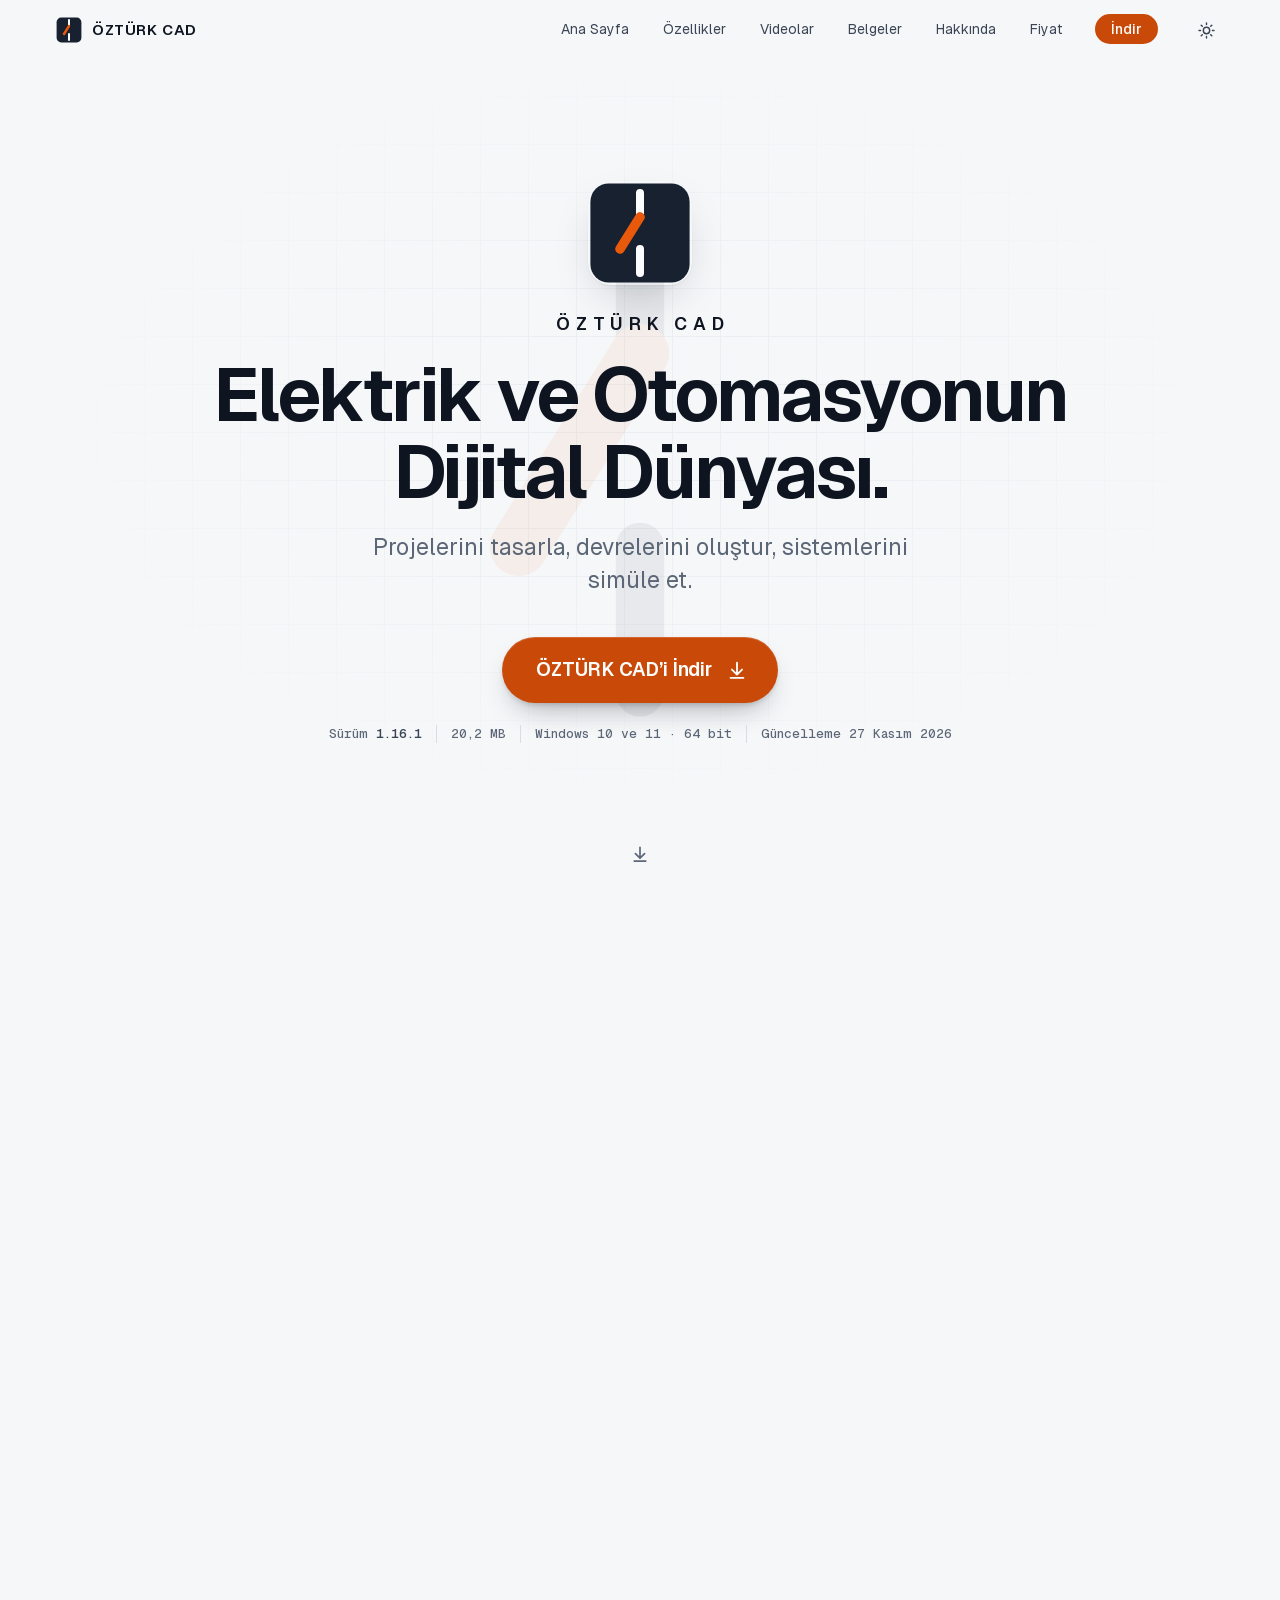
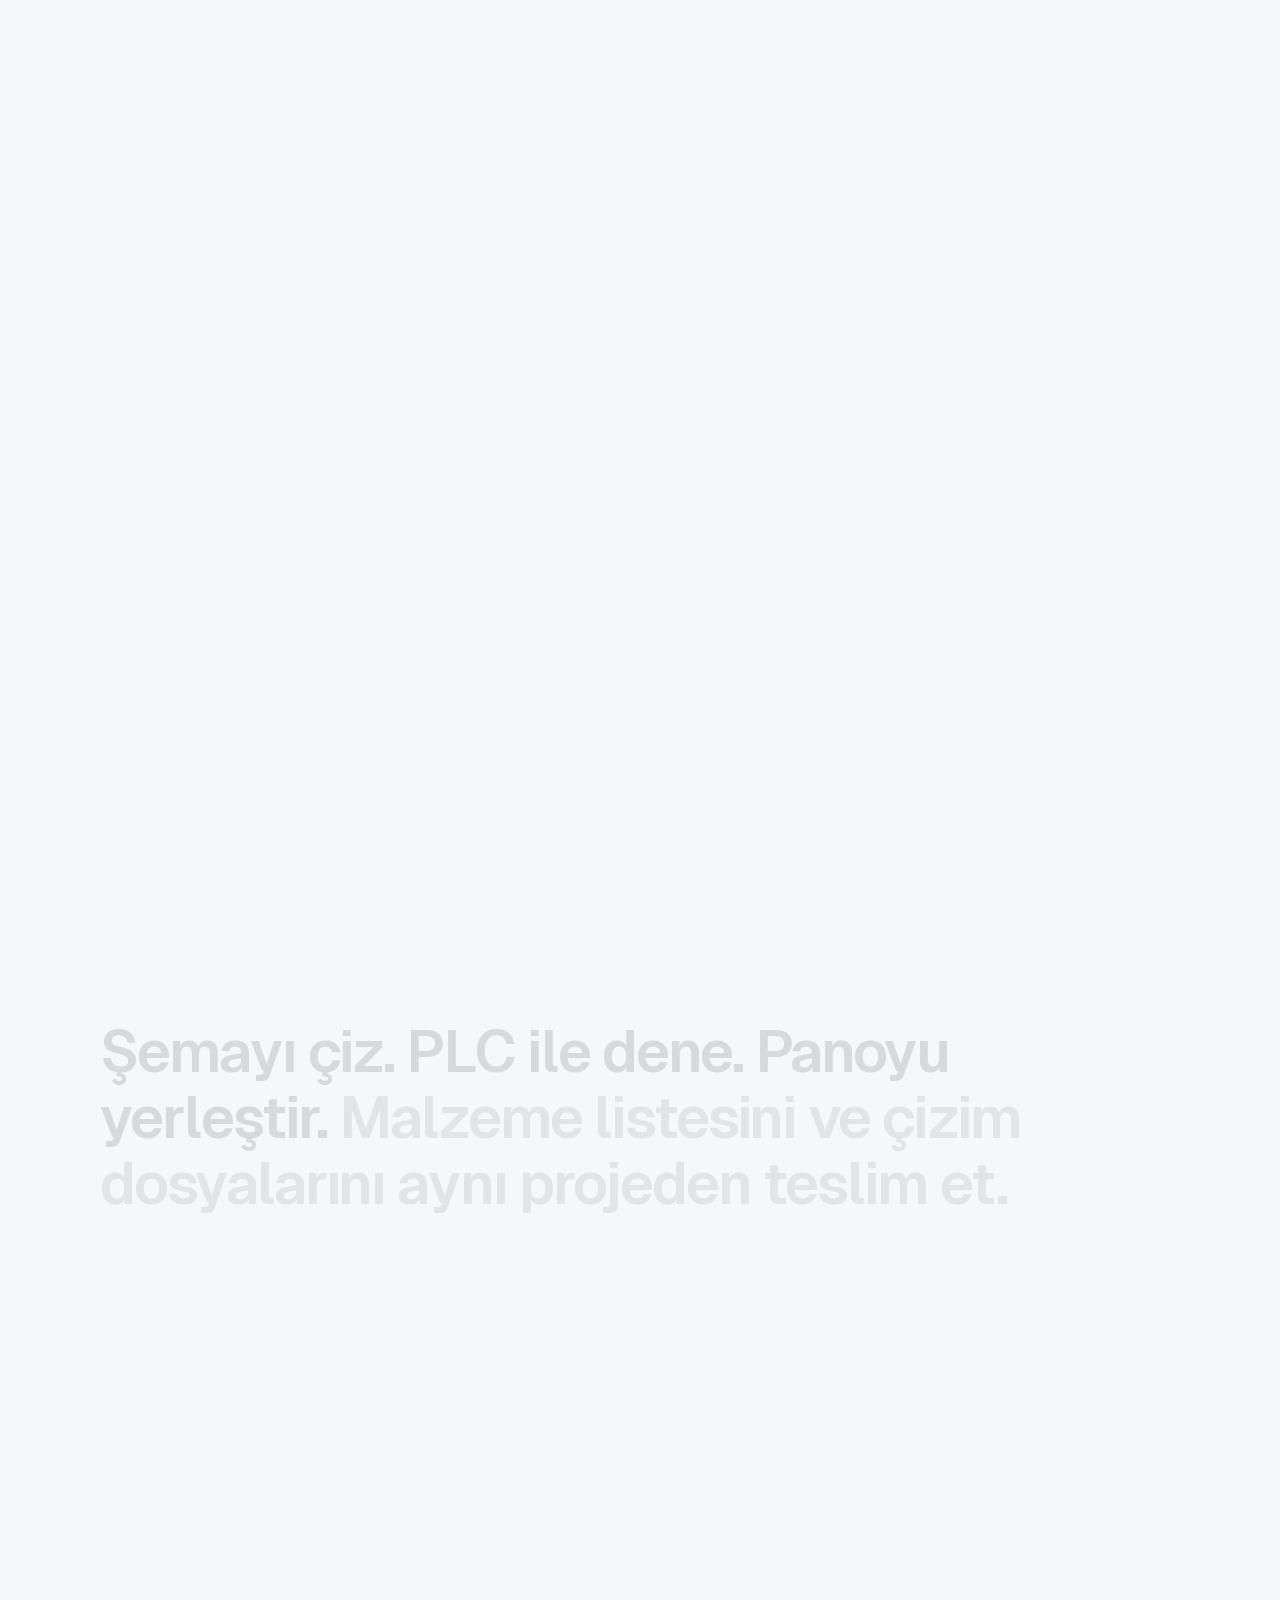
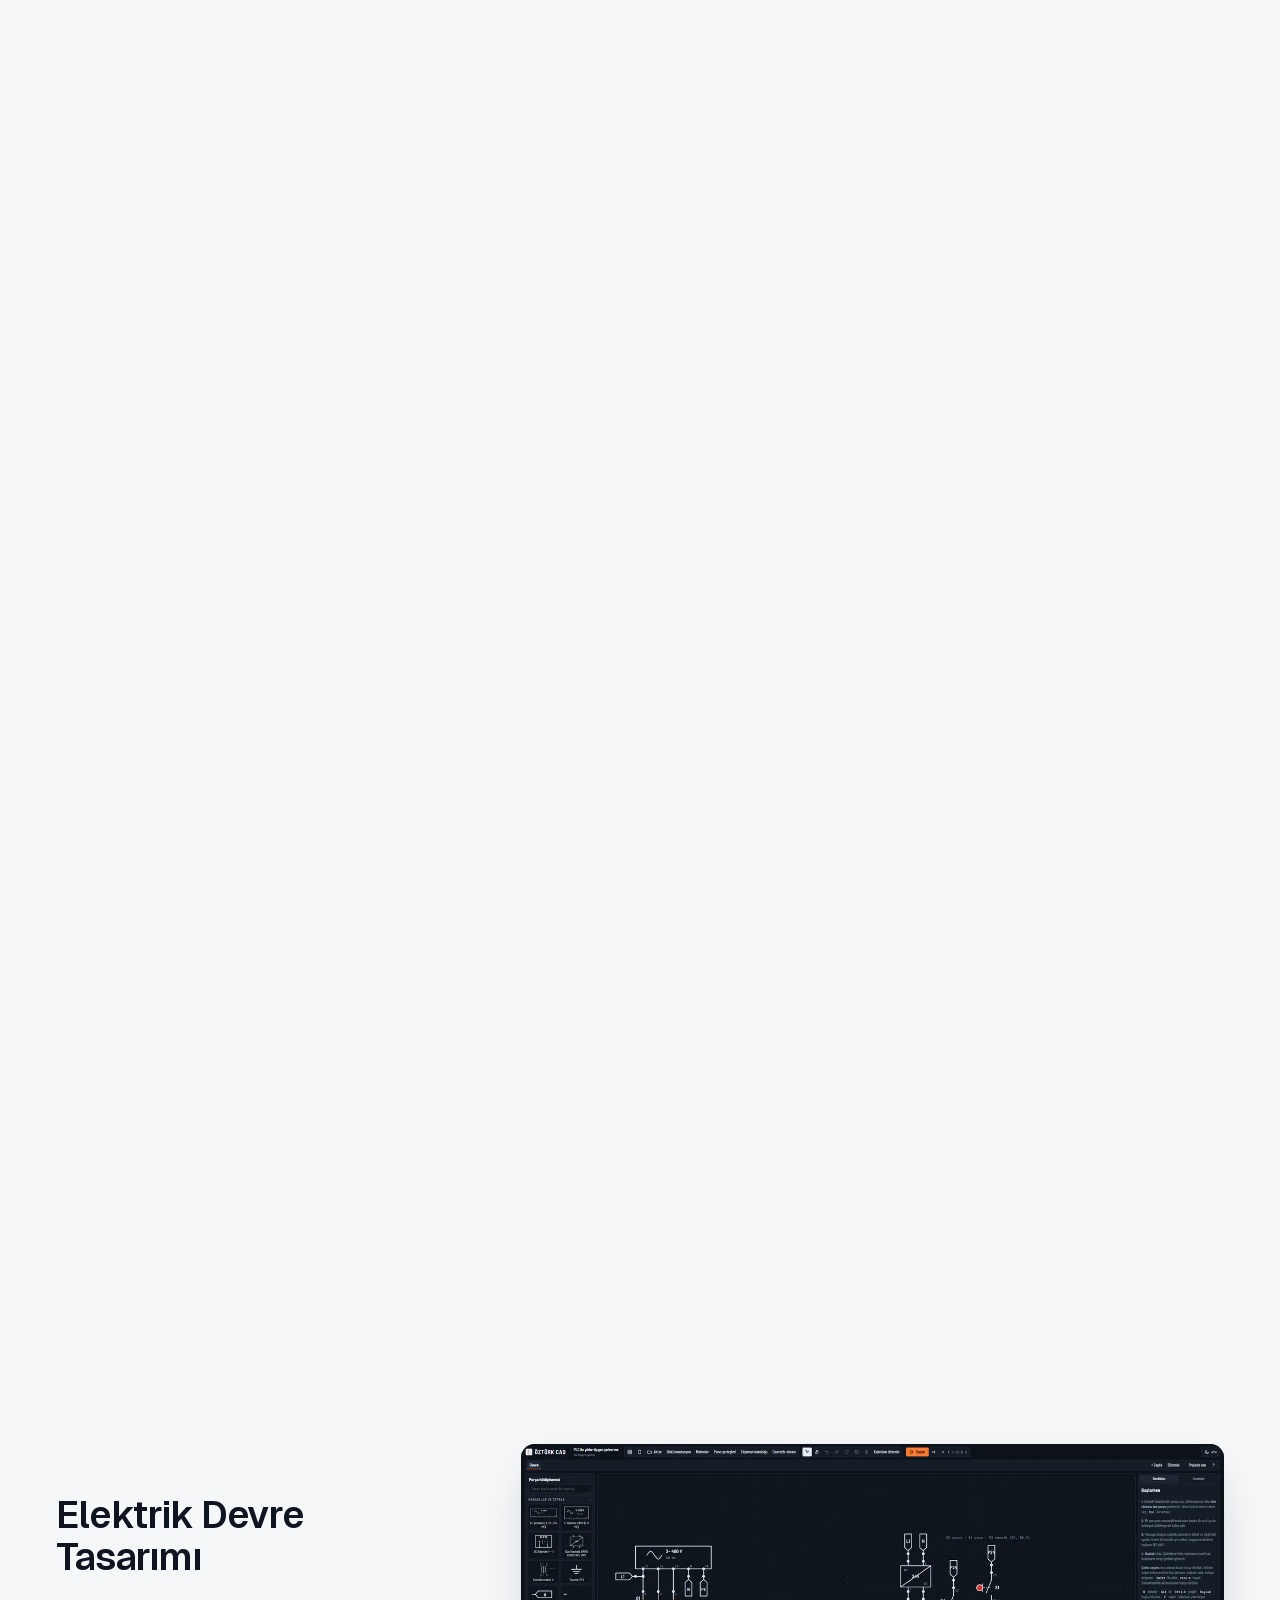
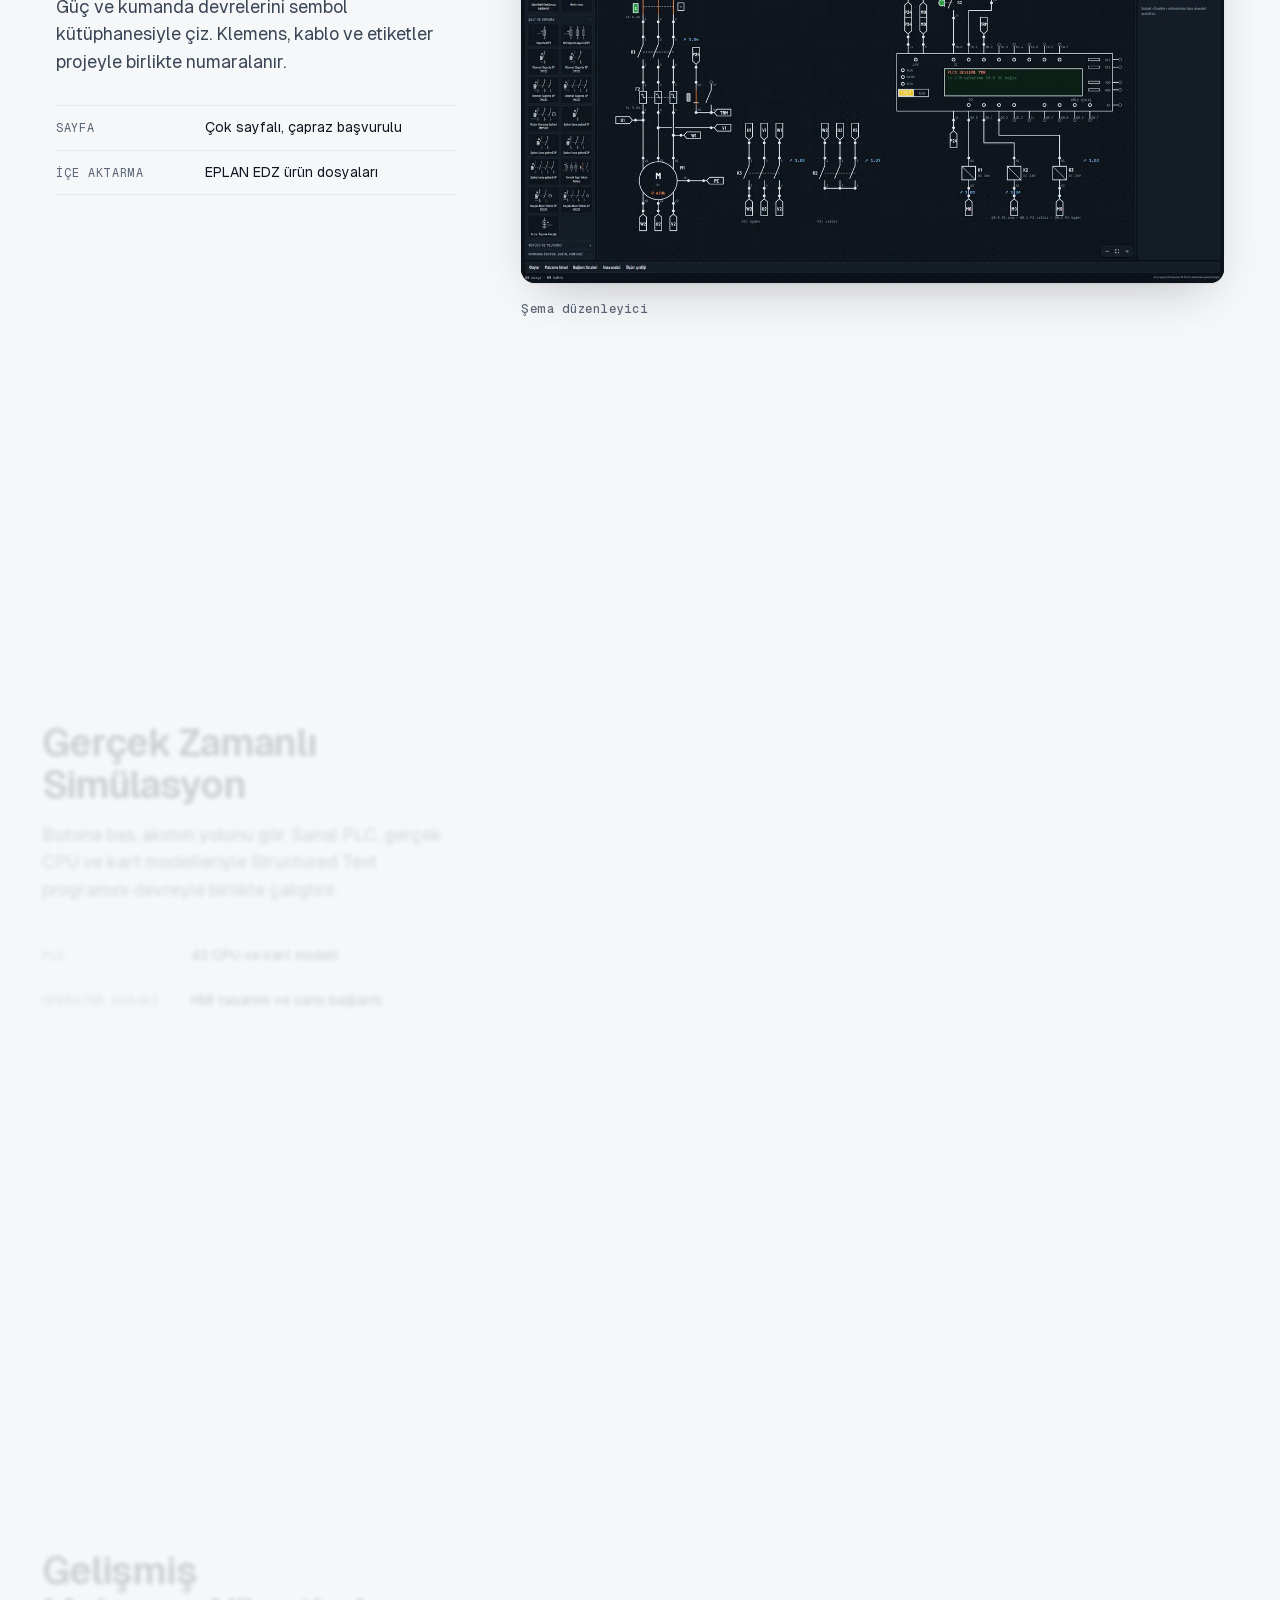
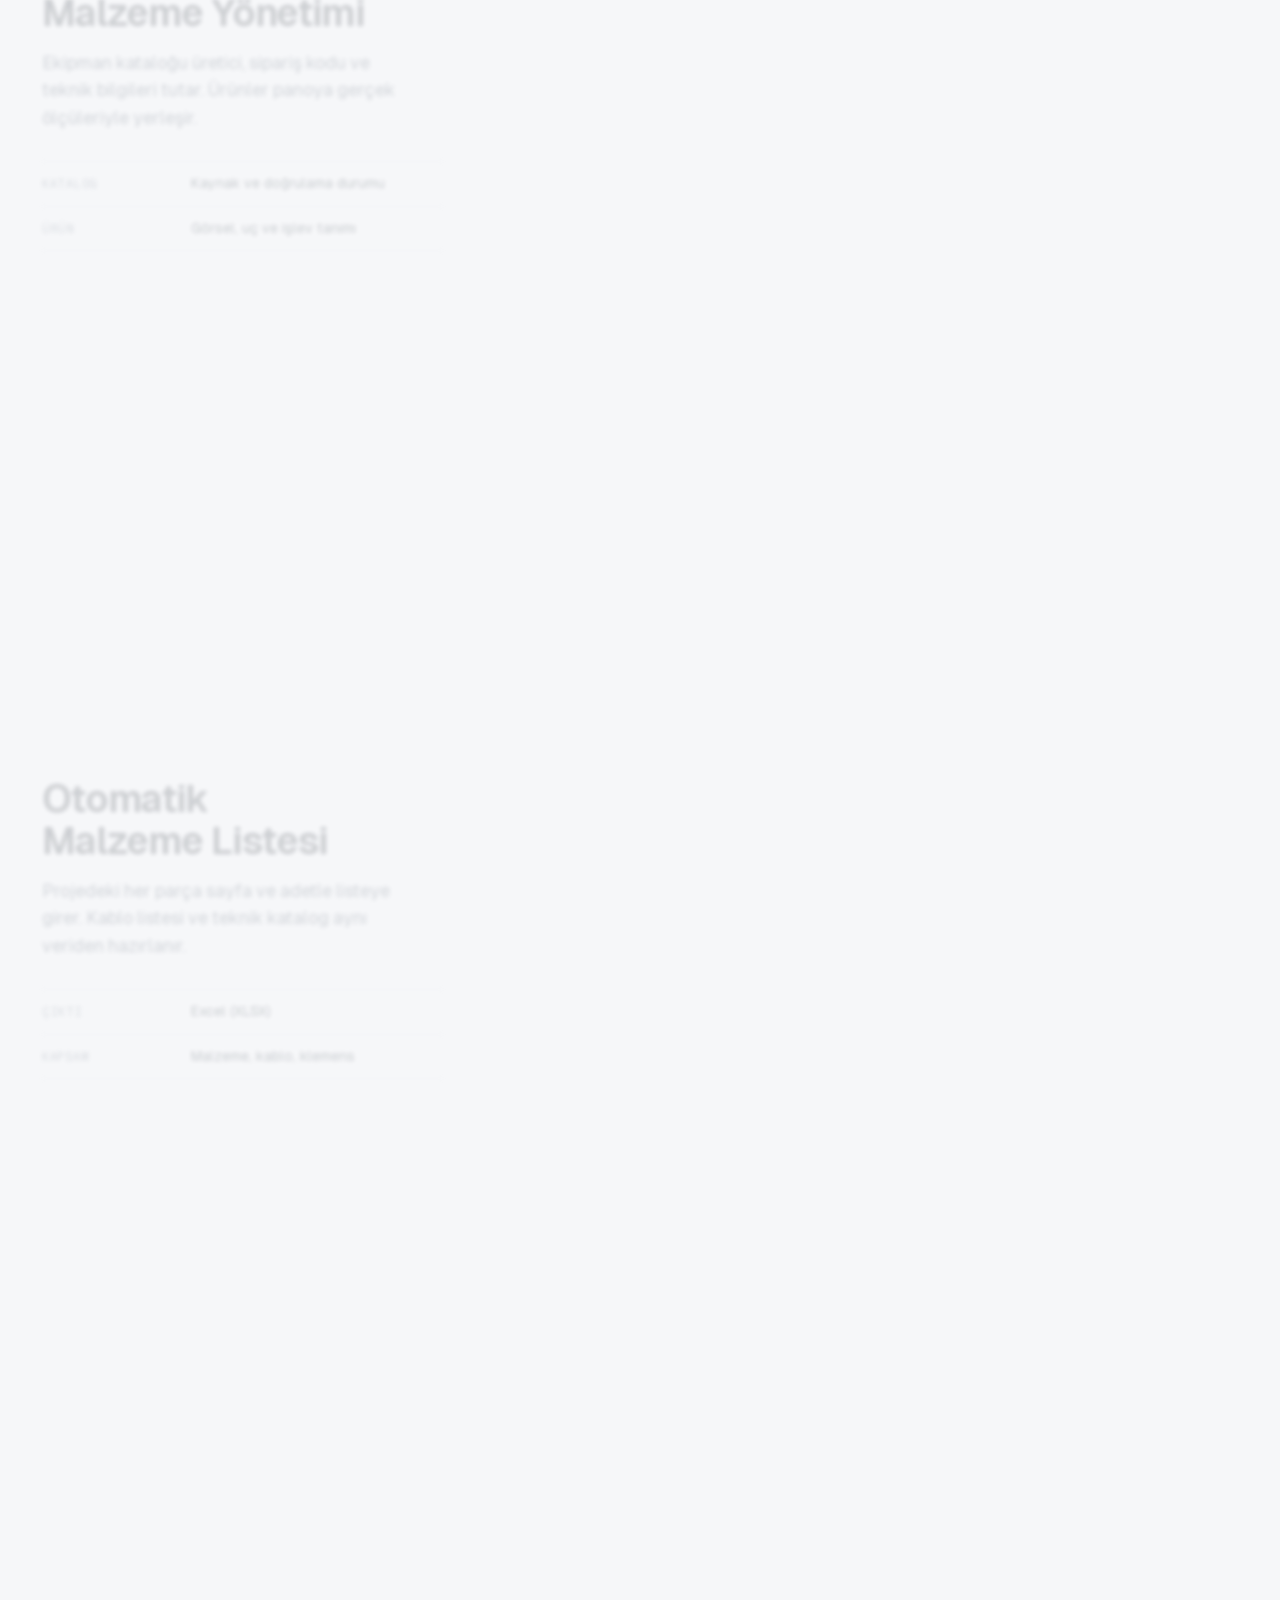
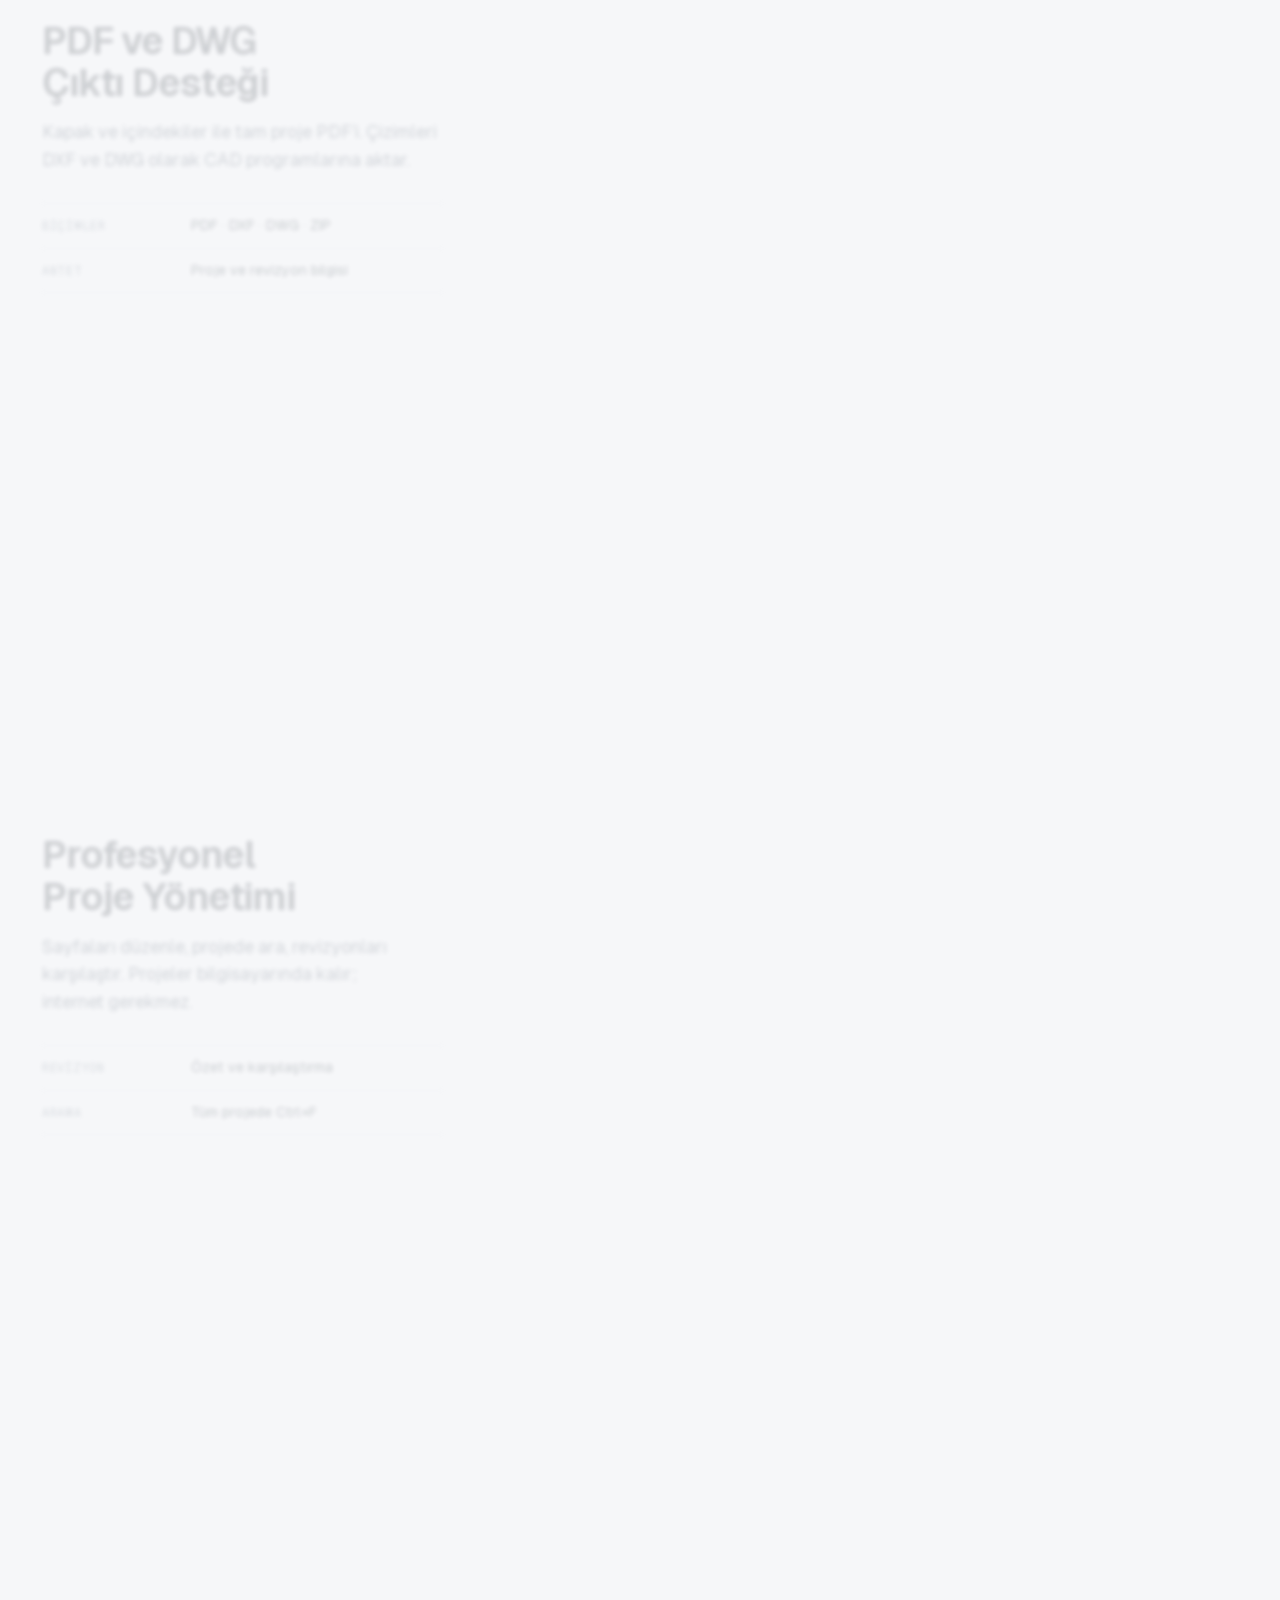
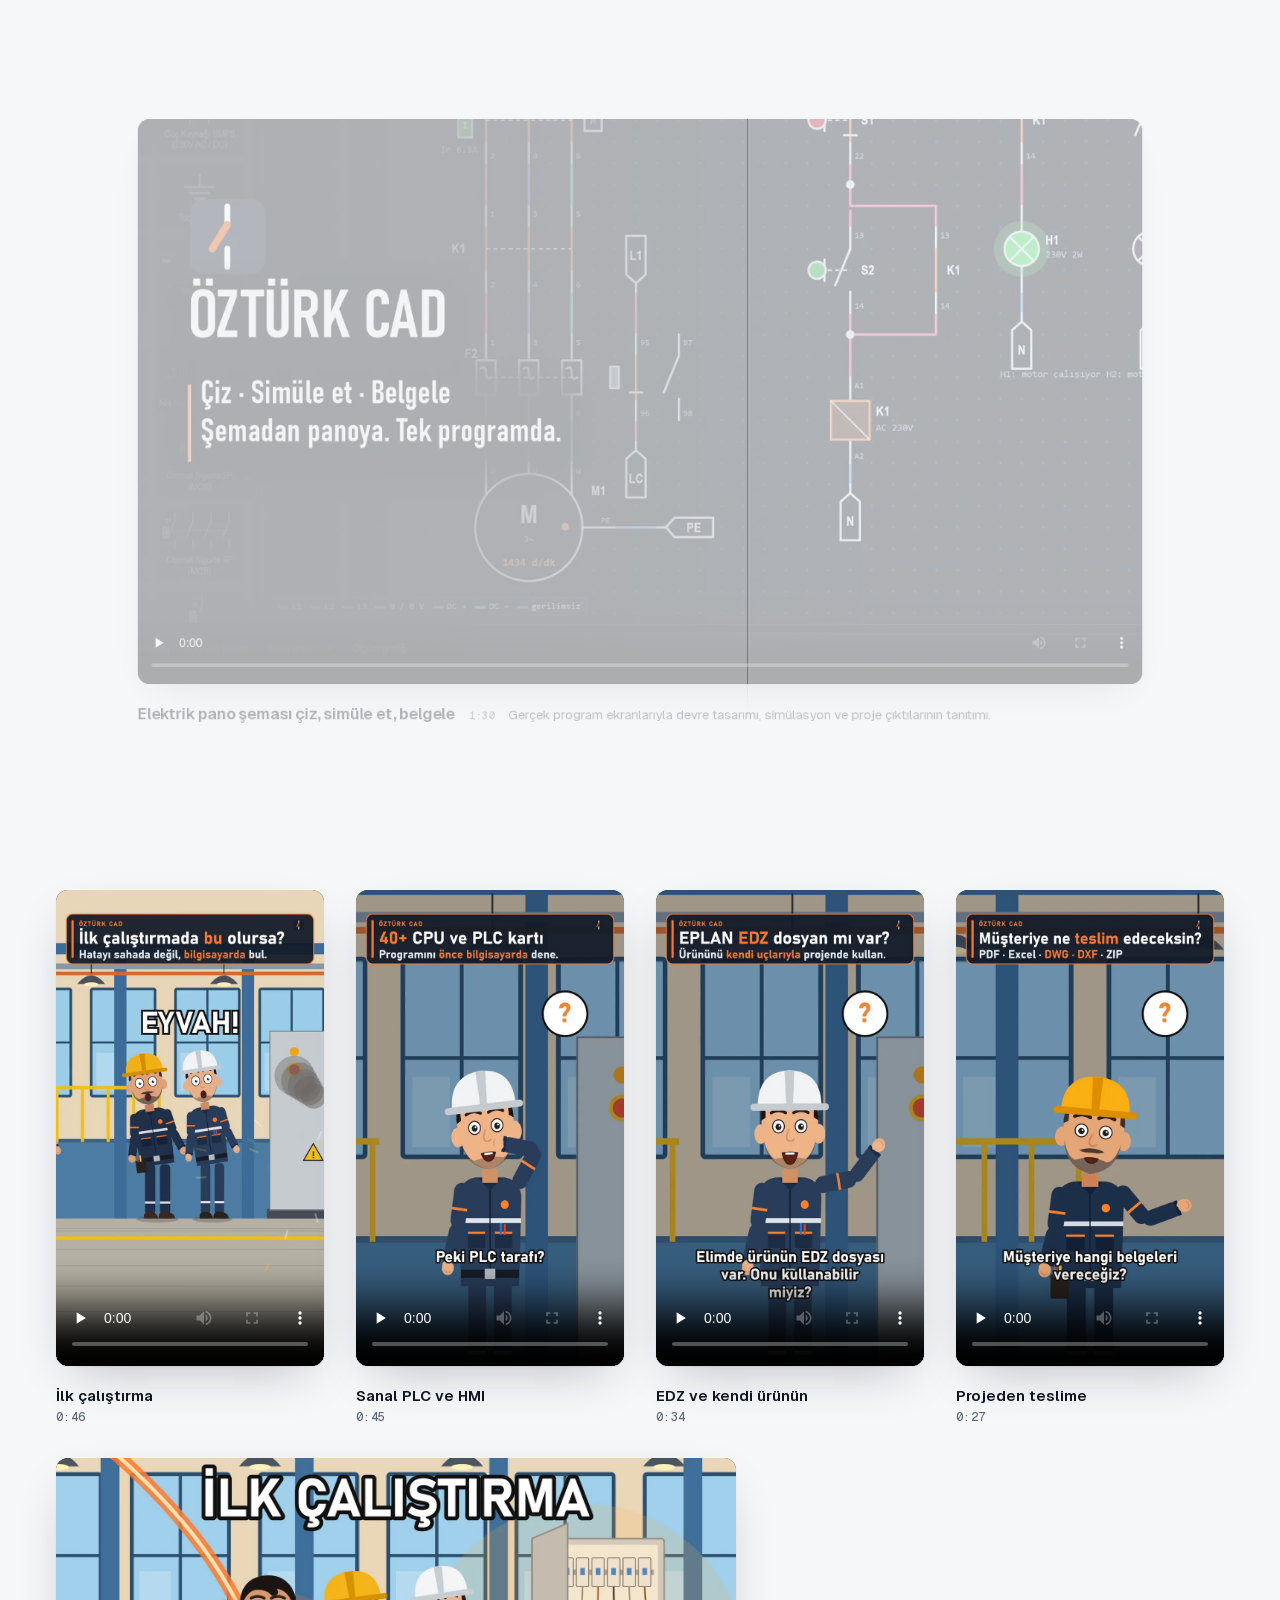
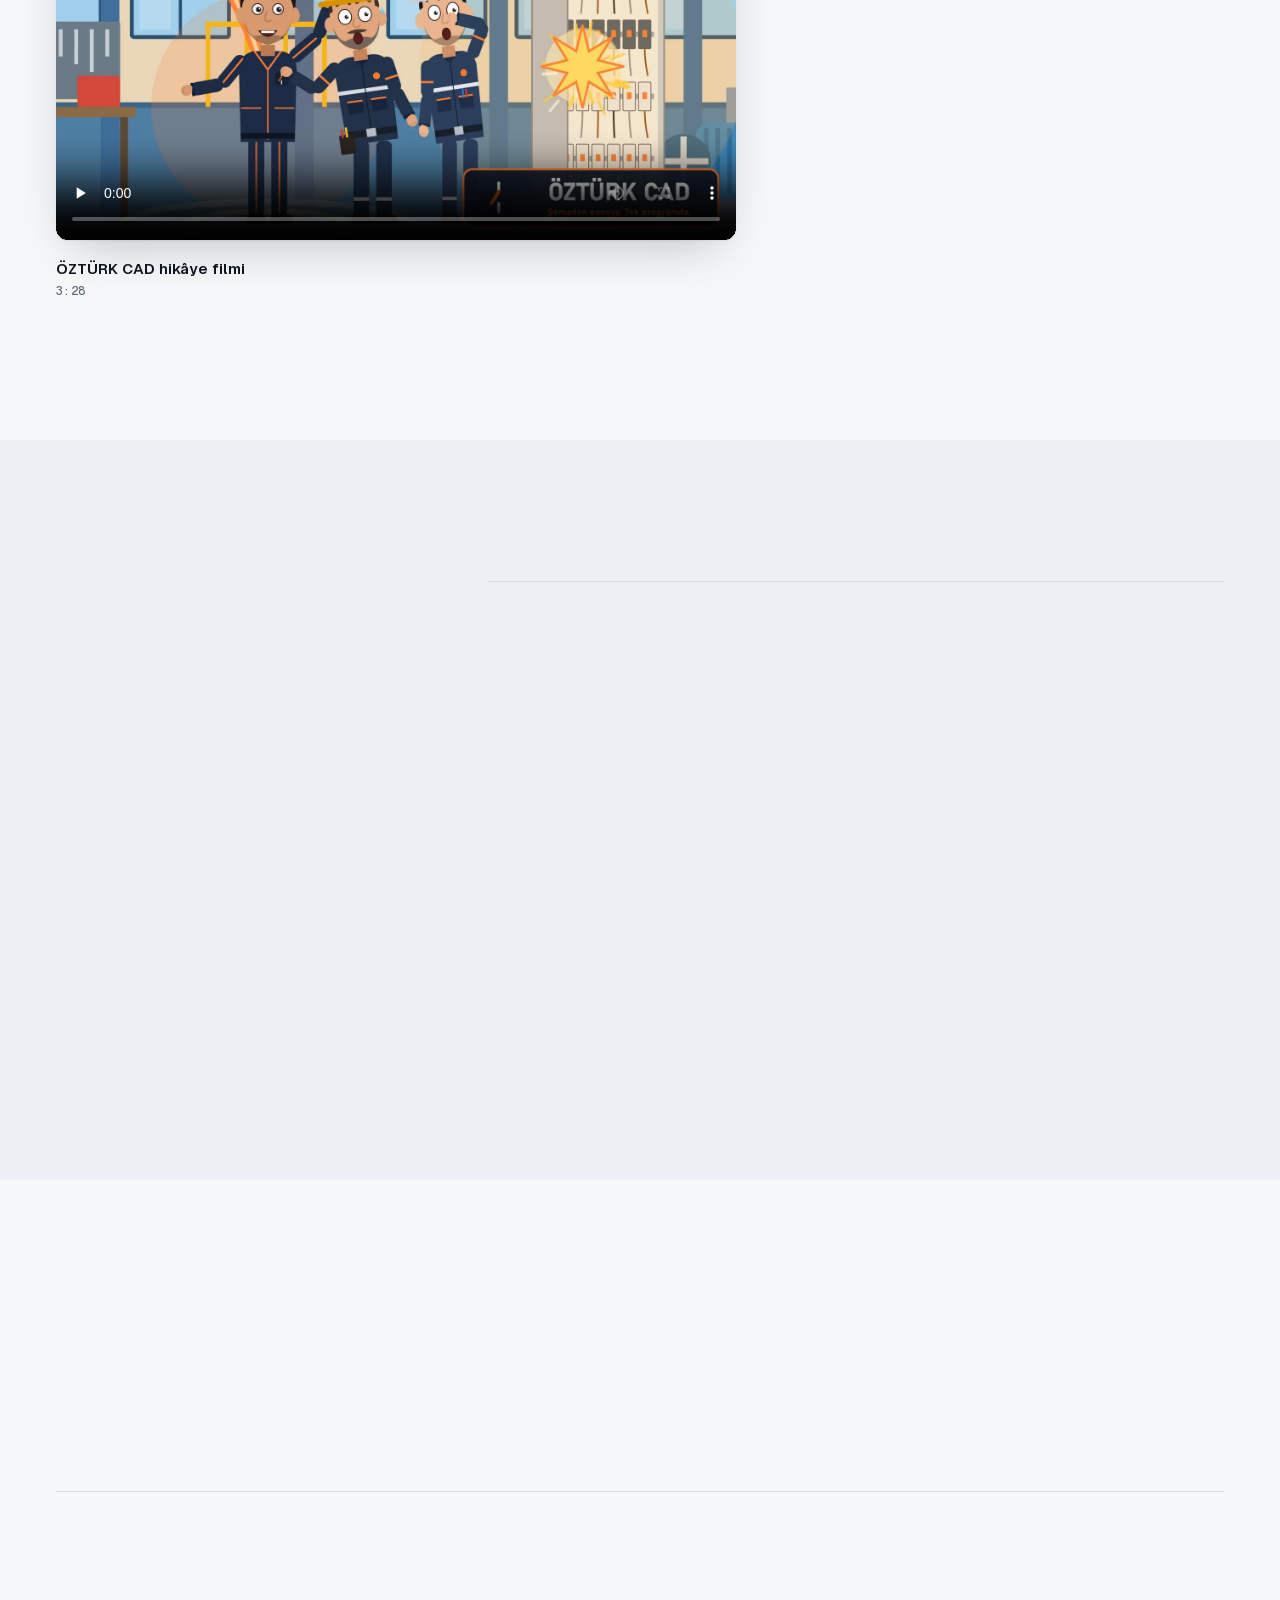
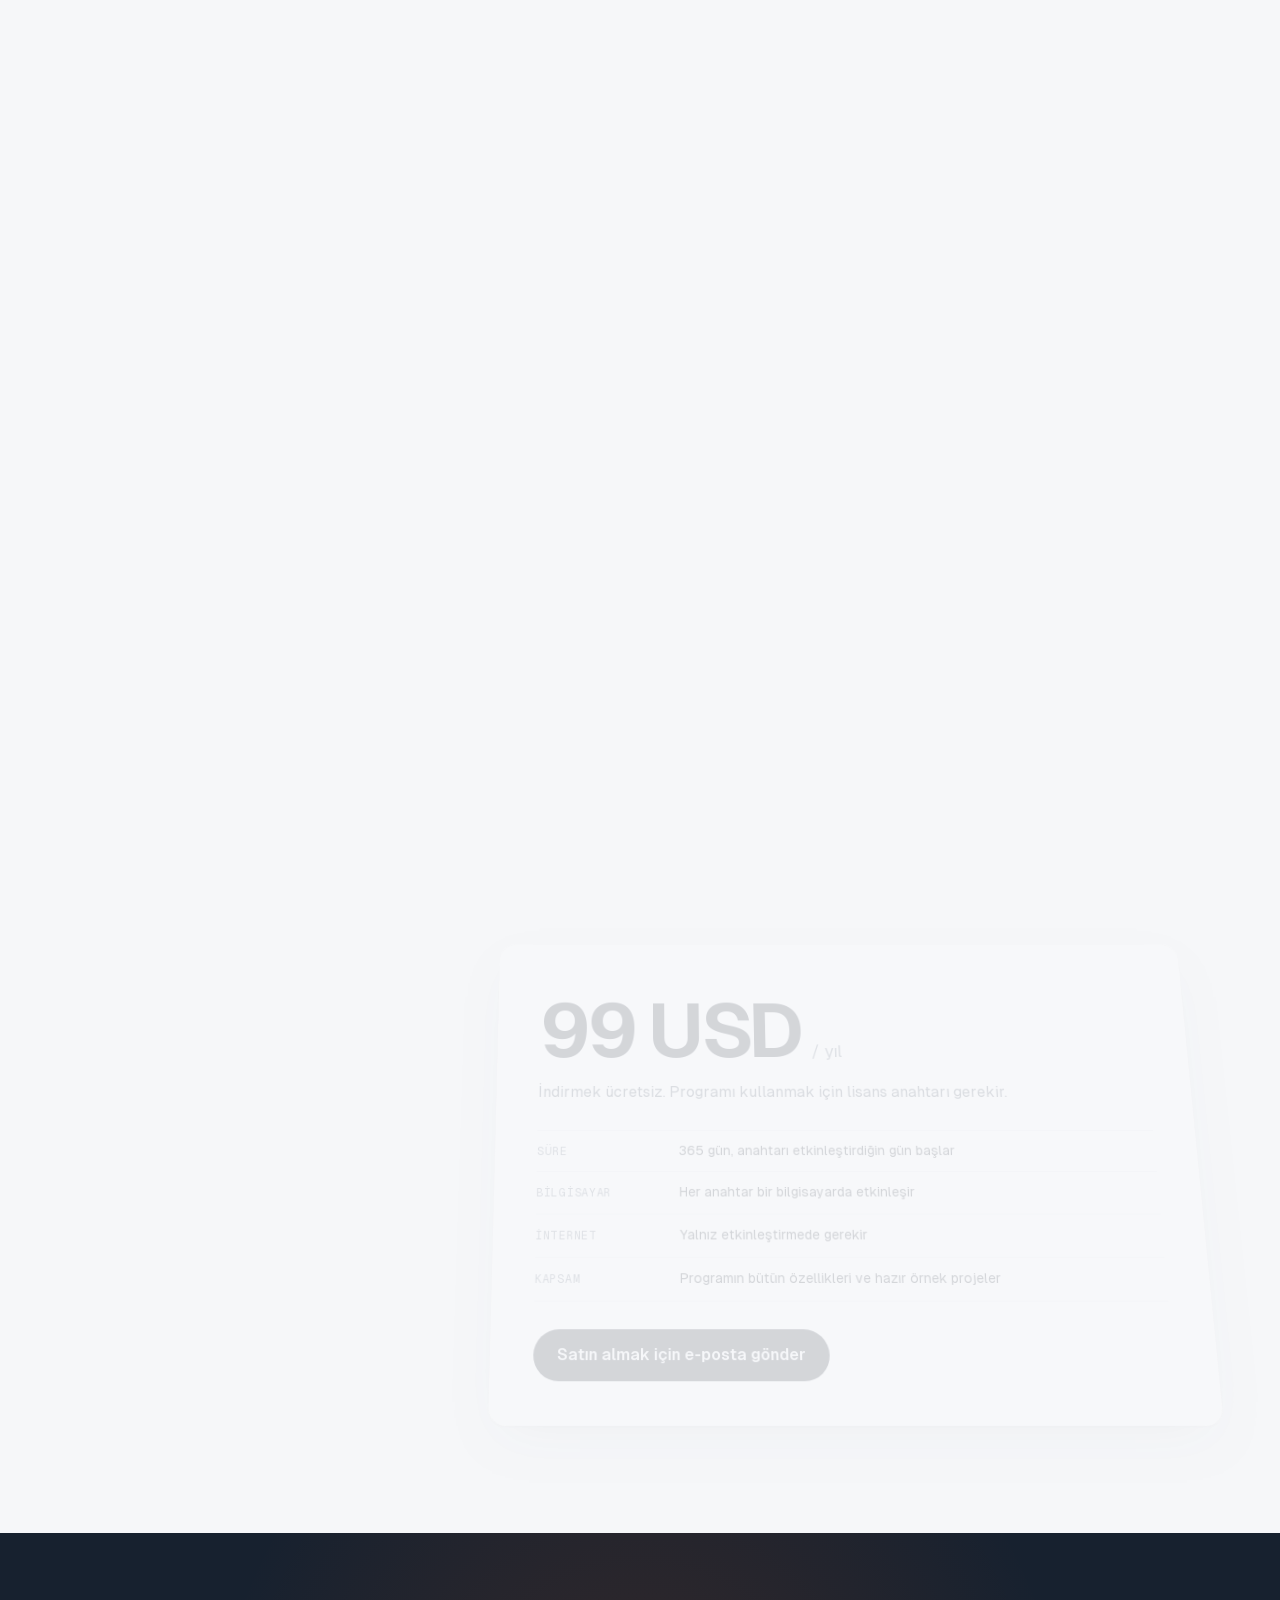
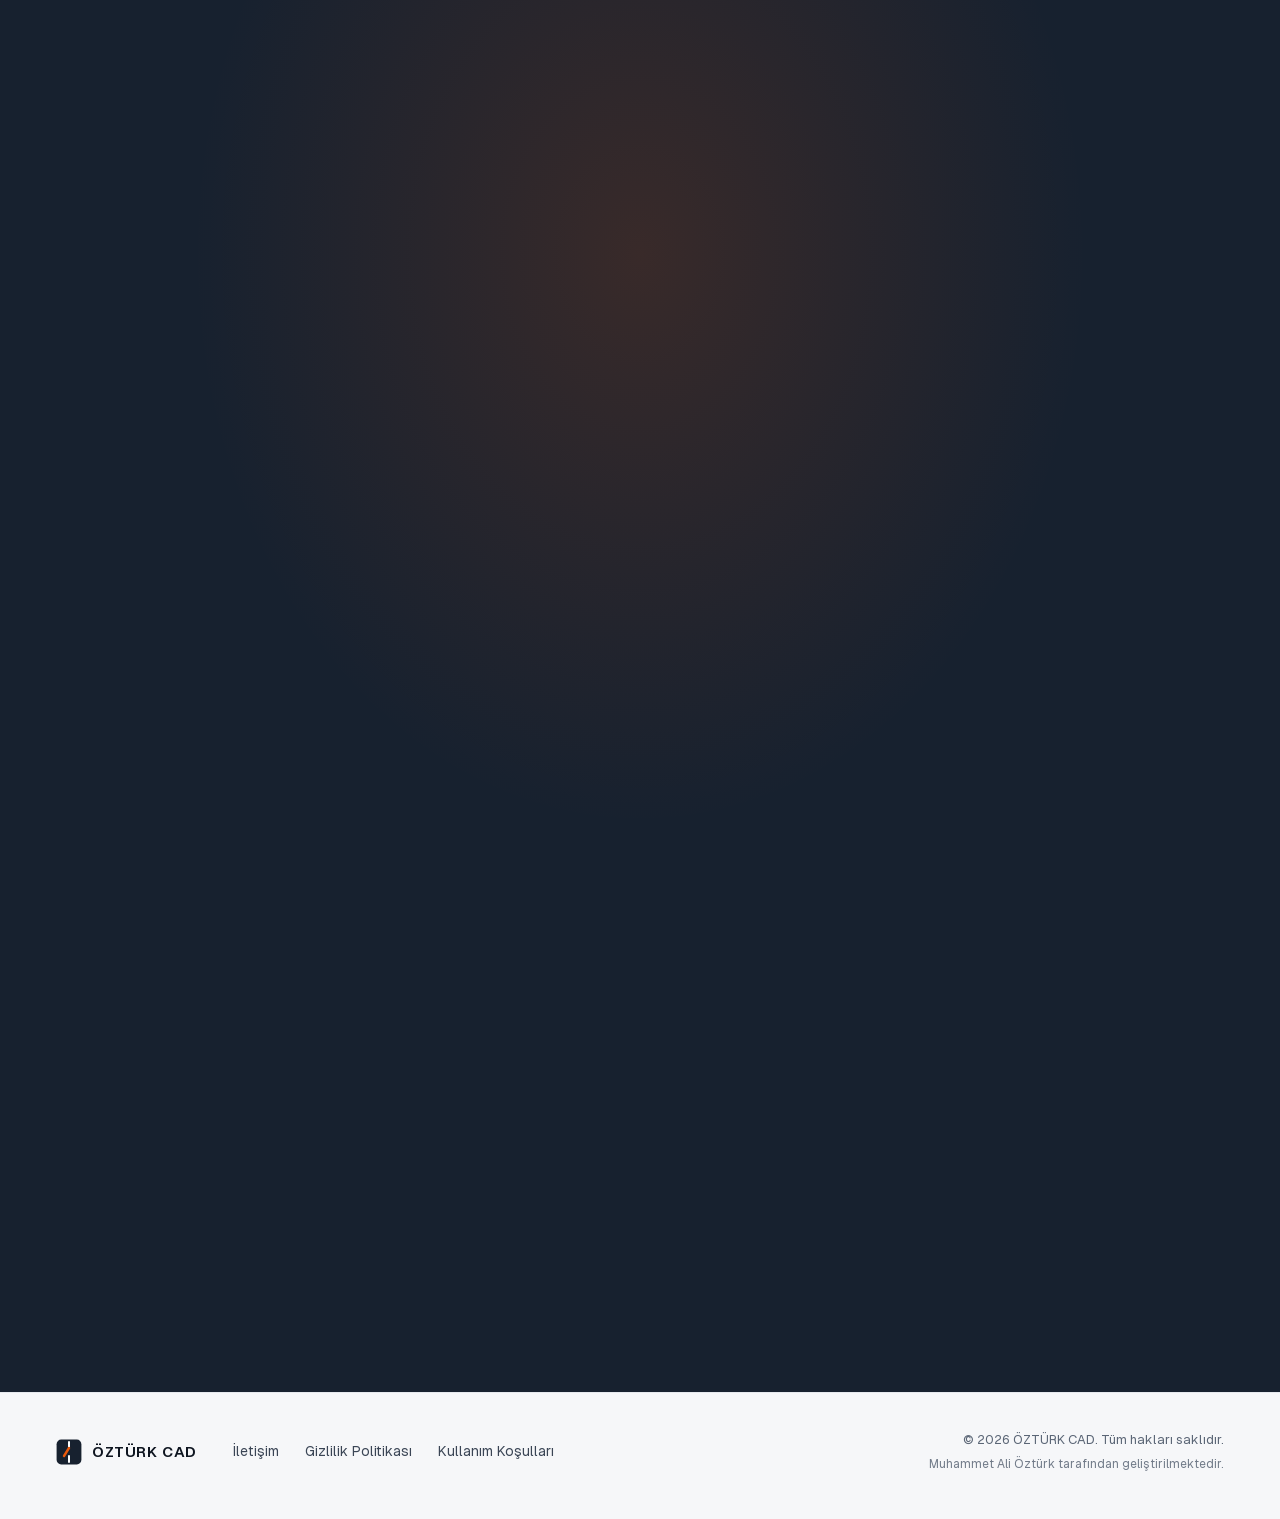
<file: index.html>
<!doctype html>
<html lang="tr">
<head>
<meta charset="utf-8">
<meta name="viewport" content="width=device-width, initial-scale=1, viewport-fit=cover">
<title>ÖZTÜRK CAD — Elektrik ve Otomasyonun Dijital Dünyası</title>
<meta name="description" content="ÖZTÜRK CAD ile elektrik ve otomasyon projelerini çiz, PLC ile simüle et, malzeme listesini ve PDF, DXF, DWG çıktılarını aynı projeden al. Windows için indir; yıllık lisansla kullanılır.">
<meta name="theme-color" content="#f6f7f9" media="(prefers-color-scheme: light)">
<meta name="theme-color" content="#131c28" media="(prefers-color-scheme: dark)">
<meta name="color-scheme" content="light dark">
<link rel="icon" href="assets/marka/favicon.svg" type="image/svg+xml">
<link rel="icon" href="assets/marka/favicon.ico" sizes="48x48">
<link rel="apple-touch-icon" href="assets/marka/apple-touch-icon.png">
<link rel="manifest" href="site.webmanifest">
<meta property="og:type" content="website">
<meta property="og:locale" content="tr_TR">
<meta property="og:title" content="ÖZTÜRK CAD — Elektrik ve Otomasyonun Dijital Dünyası">
<meta property="og:description" content="Projelerini tasarla, devrelerini oluştur, sistemlerini simüle et.">
<meta property="og:image" content="https://night-x-dev.github.io/ozturk-cad/assets/marka/og-paylasim.png">
<meta property="og:url" content="https://night-x-dev.github.io/ozturk-cad/">
<link rel="canonical" href="https://night-x-dev.github.io/ozturk-cad/">
<meta property="og:image:width" content="1200">
<meta property="og:image:height" content="630">
<meta name="twitter:card" content="summary_large_image">
<link rel="preload" href="assets/yazi/Geist-Variable.woff2" as="font" type="font/woff2" crossorigin>
<link rel="stylesheet" href="css/site.css">
<script>document.documentElement.classList.add('js');try{var t=localStorage.getItem('ozcad-tema');if(t)document.documentElement.dataset.tema=t}catch(e){}</script>
<script src="js/site.js" defer></script>
<script type="application/ld+json">{"@context":"https://schema.org","@type":"SoftwareApplication","name":"ÖZTÜRK CAD","applicationCategory":"DesignApplication","operatingSystem":"Windows 10, Windows 11","inLanguage":"tr","description":"Elektrik ve otomasyon projeleri için şema çizimi, PLC simülasyonu, malzeme listesi ve PDF/DXF/DWG çıktısı.","offers":{"@type":"Offer","price":"99","priceCurrency":"USD","description":"Yıllık lisans, bir bilgisayar"},"url":"https://night-x-dev.github.io/ozturk-cad/","downloadUrl":"https://github.com/Night-X-dev/ozturk-cad/releases/latest"}</script>
</head>
<body>
<a class="atla" href="#icerik">İçeriğe geç</a>

<svg width="0" height="0" class="gizli" aria-hidden="true" focusable="false">
  <symbol id="amblem" viewBox="0 0 26 26">
    <rect x="0.6" y="0.6" width="24.8" height="24.8" rx="4.6" fill="#17212f"/>
    <path d="M13 3v6M13 17v6" stroke="#fcfdfe" stroke-width="2" stroke-linecap="round"/>
    <path class="bicak" d="M13 9l-5 8" stroke="#e8590c" stroke-width="2.4" stroke-linecap="round"/>
    <circle cx="13" cy="9" r="1.1" fill="#e8590c"/>
  </symbol>
  <symbol id="amblem-cizgi" viewBox="0 0 26 26">
    <path d="M13 3v6M13 17v6" stroke="currentColor" stroke-width="2" stroke-linecap="round"/>
    <path d="M13 9l-5 8" stroke="#e8590c" stroke-width="2.4" stroke-linecap="round"/>
    <circle cx="13" cy="9" r="1.1" fill="#e8590c"/>
  </symbol>
  <symbol id="ok-asagi" viewBox="0 0 24 24"><path d="M12 4v13m0 0-5.5-5.5M12 17l5.5-5.5M5 20.5h14" fill="none" stroke="currentColor" stroke-width="2" stroke-linecap="round" stroke-linejoin="round"/></symbol>
  <symbol id="gunes" viewBox="0 0 24 24"><g fill="none" stroke="currentColor" stroke-width="1.8" stroke-linecap="round"><circle cx="12" cy="12" r="4"/><path d="M12 2.5v2M12 19.5v2M2.5 12h2M19.5 12h2M5.3 5.3l1.4 1.4M17.3 17.3l1.4 1.4M5.3 18.7l1.4-1.4M17.3 6.7l1.4-1.4"/></g></symbol>
  <symbol id="ay" viewBox="0 0 24 24"><path d="M20 14.6A8.5 8.5 0 0 1 9.4 4 8.5 8.5 0 1 0 20 14.6Z" fill="none" stroke="currentColor" stroke-width="1.8" stroke-linejoin="round"/></symbol>
  <symbol id="menu" viewBox="0 0 24 24"><path d="M4 8h16M4 16h16" fill="none" stroke="currentColor" stroke-width="1.8" stroke-linecap="round"/></symbol>
</svg>

<header class="ust" data-ust>
  <nav class="ust-ic" aria-label="Ana menü">
    <a class="marka" href="#ana-sayfa" aria-label="ÖZTÜRK CAD ana sayfa">
      <svg class="marka-amblem" aria-hidden="true"><use href="#amblem"/></svg>
      <span>ÖZTÜRK CAD</span>
    </a>
    <button class="menu-ac" type="button" aria-expanded="false" aria-controls="menu-liste" data-menu-ac>
      <svg aria-hidden="true"><use href="#menu"/></svg><span class="gizli">Menüyü aç</span>
    </button>
    <ul class="menu" id="menu-liste" data-menu>
      <li><a href="#ana-sayfa">Ana Sayfa</a></li>
      <li><a href="#ozellikler">Özellikler</a></li>
      <li data-video-menu hidden><a href="#videolar">Videolar</a></li>
      <li><a href="#belgeler">Belgeler</a></li>
      <li><a href="#hakkinda">Hakkında</a></li>
      <li><a href="#fiyat">Fiyat</a></li>
      <li><a class="menu-indir" href="#indir">İndir</a></li>
      <li>
        <button class="tema" type="button" data-tema-dugme aria-label="Temayı değiştir">
          <svg class="tema-gunes" aria-hidden="true"><use href="#gunes"/></svg>
          <svg class="tema-ay" aria-hidden="true"><use href="#ay"/></svg>
        </button>
      </li>
    </ul>
  </nav>
</header>

<main id="icerik">
  <div class="sahne sahne-giris" data-sahne="giris">
  <section class="hero" id="ana-sayfa" aria-labelledby="hero-baslik">
    <svg class="hero-filigran" aria-hidden="true"><use href="#amblem-cizgi"/></svg>
    <div class="hero-ic">
      <svg class="hero-amblem" viewBox="0 0 26 26" role="img" aria-label="ÖZTÜRK CAD amblemi">
        <rect x="0.6" y="0.6" width="24.8" height="24.8" rx="4.6" fill="#17212f"/>
        <path d="M13 3v6M13 17v6" stroke="#fcfdfe" stroke-width="2" stroke-linecap="round"/>
        <g class="bicak"><path d="M13 9l-5 8" stroke="#e8590c" stroke-width="2.4" stroke-linecap="round"/><circle cx="13" cy="9" r="1.1" fill="#e8590c"/></g>
      </svg>
      <p class="hero-marka">ÖZTÜRK CAD</p>
      <h1 id="hero-baslik">Elektrik ve Otomasyonun Dijital Dünyası.</h1>
      <p class="hero-alt">Projelerini tasarla, devrelerini oluştur, sistemlerini simüle et.</p>
      <a class="indir-dugme" href="#indir" data-indir>
        <span>ÖZTÜRK CAD’i İndir</span>
        <svg aria-hidden="true"><use href="#ok-asagi"/></svg>
      </a>
      <p class="kod-satiri" data-surum-satiri aria-live="polite">
        <span>Sürüm <b data-alan="surum">—</b></span>
        <span data-alan="boyut">—</span>
        <span data-alan="isletimSistemi">Windows</span>
        <span>Güncelleme <time data-alan="tarih">—</time></span>
      </p>
      <p class="indir-hata" data-indir-hata role="alert" hidden></p>
      <noscript><p class="indir-hata">İndirme bilgileri için tarayıcınızda JavaScript açık olmalı.</p></noscript>
    </div>
    <a class="hero-asagi" href="#ozellikler" aria-label="Özelliklere in">
      <svg aria-hidden="true"><use href="#ok-asagi"/></svg>
    </a>
    <figure class="giris-ekran" aria-hidden="true">
      <img src="assets/ekran/02-simulasyon-kucuk.webp" srcset="assets/ekran/02-simulasyon-kucuk.webp 1280w, assets/ekran/02-simulasyon.webp 2560w" sizes="min(1120px, 90vw)" alt="" width="2560" height="1600" decoding="async">
      <figcaption>Çift depolu pompa istasyonu, simülasyon çalışırken.</figcaption>
    </figure>
  </section>
  </div>

  <div class="sahne sahne-ozet" data-sahne="ozet">
  <section class="ozet" aria-label="Kısaca ÖZTÜRK CAD">
    <p class="ozet-metin" data-kelime>Şemayı çiz. PLC ile dene. Panoyu yerleştir. <span>Malzeme listesini ve çizim dosyalarını aynı projeden teslim et.</span></p>
  </section>
  </div>

  <section class="ozellikler hikaye" id="ozellikler" aria-labelledby="ozellik-baslik">
    <h2 id="ozellik-baslik" class="bolum-baslik" data-goster>Tek projede, sahaya çıkmadan önce.</h2>
    <div class="hikaye-sahne" data-hikaye>
    <div class="hikaye-adimlar">

    <article class="kalem" data-adim>
      <div class="kalem-metin">
        <h3>Elektrik Devre Tasarımı</h3>
        <p>Güç ve kumanda devrelerini sembol kütüphanesiyle çiz. Klemens, kablo ve etiketler projeyle birlikte numaralanır.</p>
        <dl class="kalem-ozellik"><div><dt>Sayfa</dt><dd>Çok sayfalı, çapraz başvurulu</dd></div><div><dt>İçe aktarma</dt><dd>EPLAN EDZ ürün dosyaları</dd></div></dl>
      </div>
      <figure class="plaka"><img src="assets/ekran/01-devre-tasarimi.webp" srcset="assets/ekran/01-devre-tasarimi-kucuk.webp 1280w, assets/ekran/01-devre-tasarimi.webp 2560w" sizes="(max-width: 900px) 100vw, 60vw" alt="ÖZTÜRK CAD şema düzenleyicisinde PLC ile yıldız-üçgen yol verme devresi" width="2560" height="1600" loading="lazy" decoding="async" data-ekran><figcaption>Şema düzenleyici</figcaption></figure>
    </article>

    <article class="kalem kalem-ters" data-adim>
      <div class="kalem-metin">
        <h3>Gerçek Zamanlı Simülasyon</h3>
        <p>Butona bas, akımın yolunu gör. Sanal PLC, gerçek CPU ve kart modelleriyle Structured Text programını devreyle birlikte çalıştırır.</p>
        <dl class="kalem-ozellik"><div><dt>PLC</dt><dd>43 CPU ve kart modeli</dd></div><div><dt>Operatör ekranı</dt><dd>HMI tasarımı ve canlı bağlantı</dd></div></dl>
      </div>
      <figure class="plaka"><img src="assets/ekran/02-simulasyon.webp" srcset="assets/ekran/02-simulasyon-kucuk.webp 1280w, assets/ekran/02-simulasyon.webp 2560w" sizes="(max-width: 900px) 100vw, 60vw" alt="Çift depolu pompa istasyonu simülasyonu çalışırken PLC kartları ve HMI operatör paneli" width="2560" height="1600" loading="lazy" decoding="async" data-ekran><figcaption>Simülasyon</figcaption></figure>
    </article>

    <article class="kalem" data-adim>
      <div class="kalem-metin">
        <h3>Gelişmiş Malzeme Yönetimi</h3>
        <p>Ekipman kataloğu üretici, sipariş kodu ve teknik bilgileri tutar. Ürünler panoya gerçek ölçüleriyle yerleşir.</p>
        <dl class="kalem-ozellik"><div><dt>Katalog</dt><dd>Kaynak ve doğrulama durumu</dd></div><div><dt>Ürün</dt><dd>Görsel, uç ve işlev tanımı</dd></div></dl>
      </div>
      <figure class="plaka"><img src="assets/ekran/06-pano.webp" srcset="assets/ekran/06-pano-kucuk.webp 1280w, assets/ekran/06-pano.webp 2560w" sizes="(max-width: 900px) 100vw, 60vw" alt="Ölçülü pano yerleşimi penceresinde raylar, kanallar ve ekipmanların yerleşimi" width="2560" height="1600" loading="lazy" decoding="async" data-ekran><figcaption>Pano yerleşimi</figcaption></figure>
    </article>

    <article class="kalem kalem-ters" data-adim>
      <div class="kalem-metin">
        <h3>Otomatik Malzeme Listesi</h3>
        <p>Projedeki her parça sayfa ve adetle listeye girer. Kablo listesi ve teknik katalog aynı veriden hazırlanır.</p>
        <dl class="kalem-ozellik"><div><dt>Çıktı</dt><dd>Excel (XLSX)</dd></div><div><dt>Kapsam</dt><dd>Malzeme, kablo, klemens</dd></div></dl>
      </div>
      <figure class="plaka"><img src="assets/ekran/03-malzeme.webp" srcset="assets/ekran/03-malzeme-kucuk.webp 1280w, assets/ekran/03-malzeme.webp 2560w" sizes="(max-width: 900px) 100vw, 60vw" alt="Otomatik malzeme listesi; ekipman adları, teknik özellikler, etiketler ve adetler" width="2560" height="1600" loading="lazy" decoding="async" data-ekran><figcaption>Malzeme listesi</figcaption></figure>
    </article>

    <article class="kalem" data-adim>
      <div class="kalem-metin">
        <h3>PDF ve DWG Çıktı Desteği</h3>
        <p>Kapak ve içindekiler ile tam proje PDF’i. Çizimleri DXF ve DWG olarak CAD programlarına aktar.</p>
        <dl class="kalem-ozellik"><div><dt>Biçimler</dt><dd>PDF · DXF · DWG · ZIP</dd></div><div><dt>Antet</dt><dd>Proje ve revizyon bilgisi</dd></div></dl>
      </div>
      <figure class="plaka"><img src="assets/ekran/04-cikti.webp" srcset="assets/ekran/04-cikti-kucuk.webp 1280w, assets/ekran/04-cikti.webp 2560w" sizes="(max-width: 900px) 100vw, 60vw" alt="Aktar ve kaydet penceresinde PDF, PNG, SVG, DWG ve DXF çıktı seçenekleri" width="2560" height="1600" loading="lazy" decoding="async" data-ekran><figcaption>Proje çıktısı</figcaption></figure>
    </article>

    <article class="kalem kalem-ters" data-adim>
      <div class="kalem-metin">
        <h3>Profesyonel Proje Yönetimi</h3>
        <p>Sayfaları düzenle, projede ara, revizyonları karşılaştır. Projeler bilgisayarında kalır; internet gerekmez.</p>
        <dl class="kalem-ozellik"><div><dt>Revizyon</dt><dd>Özet ve karşılaştırma</dd></div><div><dt>Arama</dt><dd>Tüm projede Ctrl+F</dd></div></dl>
      </div>
      <figure class="plaka"><img src="assets/ekran/05-proje.webp" srcset="assets/ekran/05-proje-kucuk.webp 1280w, assets/ekran/05-proje.webp 2560w" sizes="(max-width: 900px) 100vw, 60vw" alt="Beş sayfalı projenin güç ve sürücüler sayfası; üstte sayfa sekmeleri" width="2560" height="1600" loading="lazy" decoding="async" data-ekran><figcaption>Proje</figcaption></figure>
    </article>
    </div>
    <div class="hikaye-ekran-kolon" aria-hidden="true"><div class="hikaye-ekran" data-hikaye-ekran><div class="hikaye-katmanlar" data-hikaye-katman></div><p class="hikaye-alt" data-hikaye-alt></p></div></div>
    </div>
  </section>

  <section class="videolar" id="videolar" aria-labelledby="video-baslik" data-video-bolum hidden>
    <div class="videolar-ic">
      <h2 id="video-baslik" class="bolum-baslik" data-goster>Programı çalışırken izle.</h2>
      <div class="video-ana" data-video-ana data-buyu></div>
      <ul class="video-liste" data-video-liste></ul>
    </div>
  </section>

  <section class="veri" aria-labelledby="veri-baslik">
    <div class="veri-ic">
      <h2 id="veri-baslik" class="bolum-baslik" data-goster>Teknik bilgiler</h2>
      <dl class="veri-tablo">
        <div data-goster><dt>İşletim sistemi</dt><dd data-alan="isletimSistemi">Windows 10 ve 11 · 64 bit</dd></div>
        <div data-goster><dt>Gereksinim</dt><dd data-alan="gereksinim">Microsoft Edge, Google Chrome veya Brave</dd></div>
        <div data-goster><dt>Arayüz dili</dt><dd>Türkçe</dd></div>
        <div data-goster><dt>Lisans</dt><dd>İlk açılışta lisans anahtarıyla bir kez etkinleştirilir; sonrasında internet gerekmez</dd></div>
        <div data-goster><dt>PLC</dt><dd>Structured Text · Siemens ve Schneider CPU ve kartları</dd></div>
        <div data-goster><dt>Dışa aktarma</dt><dd>PDF · DXF · DWG · XLSX · ZIP</dd></div>
        <div data-goster><dt>İçe aktarma</dt><dd>EPLAN EDZ</dd></div>
      </dl>
    </div>
  </section>

  <section class="belgeler" id="belgeler" aria-labelledby="belge-baslik">
    <div class="belgeler-ic">
      <h2 id="belge-baslik" class="bolum-baslik" data-goster>Belgeler ve dosyalar</h2>
      <ul class="belge-liste">
        <li data-goster>
          <h3><a href="belgeler/OZTURK-CAD-Kurulum-ve-Etkinlestirme.pdf" data-kilavuz>Kurulum ve etkinleştirme kılavuzu</a></h3>
          <p class="belge-tur">PDF · 3 sayfa · 61 KB</p>
          <p>Kurulum, lisans anahtarını girme, süreli lisans ve sık karşılaşılan durumlar. Sürüm 1.16.0.</p>
        </li>
        <li data-goster>
          <h3><a href="belgeler/OZTURK-CAD-Kullanim-Kilavuzu-1.16.0.pdf">Kullanım kılavuzu</a></h3>
          <p class="belge-tur">PDF · 67 sayfa · 3,7 MB</p>
          <p>Kurulum ve etkinleştirmeden çizim, simülasyon, PLC, HMI, ekipman kataloğu, pano yerleşimi ve çıktılara kadar adım adım. Sürüm 1.16.0.</p>
        </li>
        <li data-goster>
          <h3><a href="belgeler/OZTURK-CAD-Ornek-Projeler.zip" download>Örnek projeler<svg class="belge-ok" aria-hidden="true"><use href="#ok-asagi"/></svg></a></h3>
          <p class="belge-tur">ZIP · 16 proje · 34 KB</p>
          <p>Buton ile lambadan PLC'li çift depolu pompa istasyonuna kadar 16 hazır proje. Programın içinde de hazır gelir; bu dosyalar paylaşmak ve derste dağıtmak için.</p>
        </li>
        <li data-goster>
          <h3><a href="belgeler/OZTURK-CAD-Basin-Kiti.zip" download>Marka ve basın görselleri<svg class="belge-ok" aria-hidden="true"><use href="#ok-asagi"/></svg></a></h3>
          <p class="belge-tur">ZIP · 2,9 MB</p>
          <p>Amblem (SVG ve PNG), paylaşım görseli, video kapakları ve altı ekran görüntüsü.</p>
        </li>
      </ul>
    </div>
  </section>

  <section class="hakkinda" id="hakkinda" aria-labelledby="hakkinda-baslik">
    <div class="hakkinda-ic" data-goster>
      <h2 id="hakkinda-baslik" class="hakkinda-buyuk">ÖZTÜRK CAD, elektrik ve otomasyon projelerini sahaya çıkmadan önce çizmek, denemek ve teslim etmek için geliştirildi.</h2>
      <p>Bir pano projesi çoğu zaman ayrı programlarda çizilir, ayrı bir yerde test edilir ve malzeme listesi elle çıkarılır. ÖZTÜRK CAD bunları tek projede birleştirir: şema, simülasyon, PLC programı, operatör ekranı, pano yerleşimi ve teslim dosyaları aynı veriden gelir.</p>
    </div>
  </section>

  <section class="fiyat" id="fiyat" aria-labelledby="fiyat-baslik">
    <div class="fiyat-ic">
      <h2 id="fiyat-baslik" class="bolum-baslik" data-goster>Fiyat</h2>
      <div class="fiyat-kart" data-egim>
        <div class="fiyat-ust">
          <p class="fiyat-tutar"><span data-fiyat-tutar>99 USD</span><small>/ yıl</small></p>
          <p class="fiyat-not">İndirmek ücretsiz. Programı kullanmak için lisans anahtarı gerekir.</p>
        </div>
        <dl class="kalem-ozellik fiyat-ozellik">
          <div><dt>Süre</dt><dd><span data-fiyat-gun>365</span> gün, anahtarı etkinleştirdiğin gün başlar</dd></div>
          <div><dt>Bilgisayar</dt><dd>Her anahtar bir bilgisayarda etkinleşir</dd></div>
          <div><dt>İnternet</dt><dd>Yalnız etkinleştirmede gerekir</dd></div>
          <div><dt>Kapsam</dt><dd>Programın bütün özellikleri ve hazır örnek projeler</dd></div>
        </dl>
        <a class="fiyat-dugme" href="#" data-satin-al hidden>Satın almak için e-posta gönder</a>
        <p class="fiyat-kanal" data-satin-al-yok>Satın alma için iletişim adresi kısa süre içinde burada yayımlanacak.</p>
      </div>
    </div>
  </section>

  <section class="indir" id="indir" aria-labelledby="indir-baslik">
    <div class="indir-ic" data-goster>
      <svg class="indir-amblem" aria-hidden="true" data-buyu><use href="#amblem"/></svg>
      <h2 id="indir-baslik">ÖZTÜRK CAD’i indir.</h2>
      <p class="indir-alt">Windows için kurulum dosyası. Kurulumdan sonra lisans anahtarınla bir kez etkinleştirirsin.</p>
      <a class="indir-dugme" href="#indir" data-indir>
        <span>ÖZTÜRK CAD’i İndir</span>
        <svg aria-hidden="true"><use href="#ok-asagi"/></svg>
      </a>
      <p class="indir-hata" data-indir-hata role="alert" hidden></p>
      <dl class="dosya-bilgi">
        <div><dt>Sürüm</dt><dd data-alan="surum">—</dd></div>
        <div><dt>Boyut</dt><dd data-alan="boyut">—</dd></div>
        <div><dt>Tarih</dt><dd><time data-alan="tarih">—</time></dd></div>
        <div><dt>Dosya</dt><dd data-alan="dosyaAdi">—</dd></div>
        <div class="dosya-ozet"><dt>SHA-256</dt><dd data-alan="sha256">—</dd></div>
      </dl>
      <ol class="adimlar">
        <li><b>Kur.</b> İndirilen dosyayı aç ve adımları izle. Windows “bilinmeyen yayımcı” uyarısı gösterebilir; “Ek bilgi” ve ardından “Yine de çalıştır” ile devam edebilirsin.</li>
        <li><b>Etkinleştir.</b> İlk açılışta lisans anahtarını gir. Her anahtar tek bir bilgisayarda etkinleşir.</li>
        <li><b>Başla.</b> Örnek projelerden birini aç ve simülasyonu çalıştır.</li>
      </ol>
      <p class="kilavuz"><a href="belgeler/OZTURK-CAD-Kurulum-ve-Etkinlestirme.pdf" data-kilavuz>Kurulum ve etkinleştirme kılavuzu (PDF)</a></p>
      <div class="surum-notu" data-surum-notu hidden>
        <h3>Bu sürümde neler var</h3>
        <ul data-surum-notlari></ul>
      </div>
      <details class="onceki-surumler" data-onceki-bolum hidden>
        <summary>Önceki sürümler</summary>
        <p class="onceki-aciklama">Eski bir sürüme ihtiyacın varsa buradan indirebilirsin. Her sürümün yanında o sürümdeki değişiklikler yazıyor. Yeni kurulum için en güncel sürümü öneririz.</p>
        <ol class="onceki-liste" data-onceki-surumler></ol>
      </details>
    </div>
  </section>
</main>

<footer class="alt">
  <div class="alt-ic">
    <a class="marka" href="#ana-sayfa" aria-label="ÖZTÜRK CAD ana sayfa">
      <svg class="marka-amblem" aria-hidden="true"><use href="#amblem"/></svg>
      <span>ÖZTÜRK CAD</span>
    </a>
    <ul class="alt-baglanti">
      <li data-iletisim hidden><a href="#" data-eposta>İletişim</a></li>
      <li><a href="gizlilik.html">Gizlilik Politikası</a></li>
      <li><a href="kullanim-kosullari.html">Kullanım Koşulları</a></li>
    </ul>
    <p class="telif">© 2026 ÖZTÜRK CAD. Tüm hakları saklıdır.<span class="gelistiren">Muhammet Ali Öztürk tarafından geliştirilmektedir.</span></p>
  </div>
</footer>
</body>
</html>
</file>
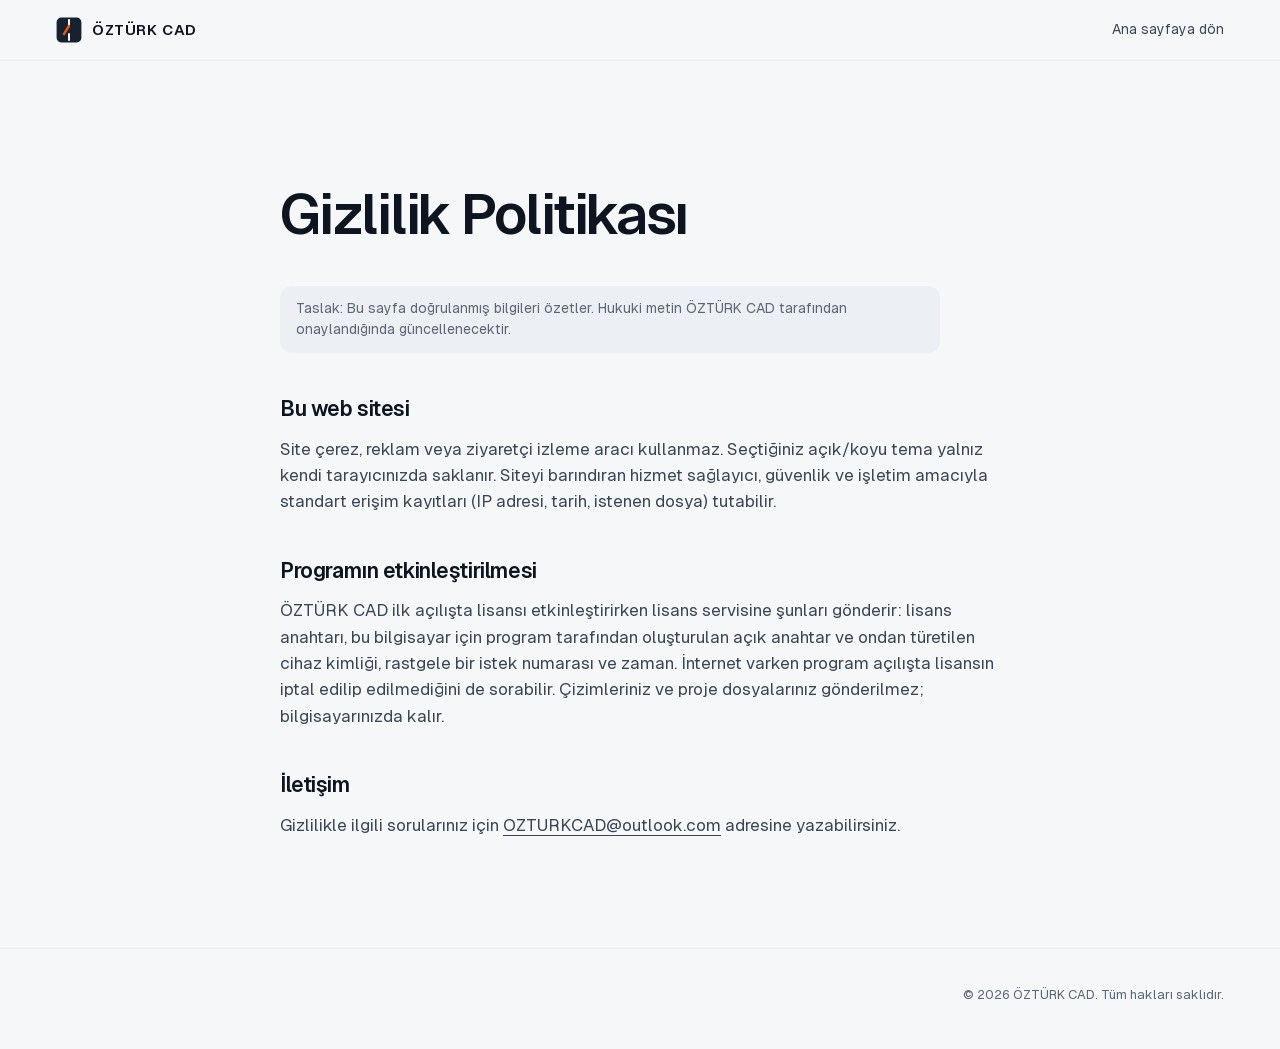
<file: gizlilik.html>
<!doctype html>
<html lang="tr">
<head>
<meta charset="utf-8">
<meta name="viewport" content="width=device-width, initial-scale=1">
<title>Gizlilik Politikası — ÖZTÜRK CAD</title>
<meta name="description" content="ÖZTÜRK CAD sitesi ve programının hangi verileri işlediği.">
<meta name="color-scheme" content="light dark">
<link rel="icon" href="assets/marka/favicon.svg" type="image/svg+xml">
<link rel="icon" href="assets/marka/favicon.ico" sizes="48x48">
<link rel="stylesheet" href="css/site.css">
<script>try{var t=localStorage.getItem('ozcad-tema');if(t)document.documentElement.dataset.tema=t}catch(e){}</script>
</head>
<body class="metin-sayfa">
<header class="ust kaydi"><nav class="ust-ic" aria-label="Ana menü"><a class="marka" href="index.html"><img class="marka-amblem" src="assets/marka/favicon.svg" alt="" width="26" height="26"><span>ÖZTÜRK CAD</span></a><a class="geri" href="index.html">Ana sayfaya dön</a></nav></header>
<main class="metin" id="icerik">
<h1>Gizlilik Politikası</h1>
<p class="taslak">Taslak: Bu sayfa doğrulanmış bilgileri özetler. Hukuki metin ÖZTÜRK CAD tarafından onaylandığında güncellenecektir.</p>
<h2>Bu web sitesi</h2>
<p>Site çerez, reklam veya ziyaretçi izleme aracı kullanmaz. Seçtiğiniz açık/koyu tema yalnız kendi tarayıcınızda saklanır. Siteyi barındıran hizmet sağlayıcı, güvenlik ve işletim amacıyla standart erişim kayıtları (IP adresi, tarih, istenen dosya) tutabilir.</p>
<h2>Programın etkinleştirilmesi</h2>
<p>ÖZTÜRK CAD ilk açılışta lisansı etkinleştirirken lisans servisine şunları gönderir: lisans anahtarı, bu bilgisayar için program tarafından oluşturulan açık anahtar ve ondan türetilen cihaz kimliği, rastgele bir istek numarası ve zaman. İnternet varken program açılışta lisansın iptal edilip edilmediğini de sorabilir. Çizimleriniz ve proje dosyalarınız gönderilmez; bilgisayarınızda kalır.</p>
<h2>İletişim</h2>
<p>Gizlilikle ilgili sorularınız için <a href="mailto:OZTURKCAD@outlook.com">OZTURKCAD@outlook.com</a> adresine yazabilirsiniz.</p>
</main>
<footer class="alt"><div class="alt-ic"><p class="telif">© 2026 ÖZTÜRK CAD. Tüm hakları saklıdır.</p></div></footer>
</body>
</html>
</file>
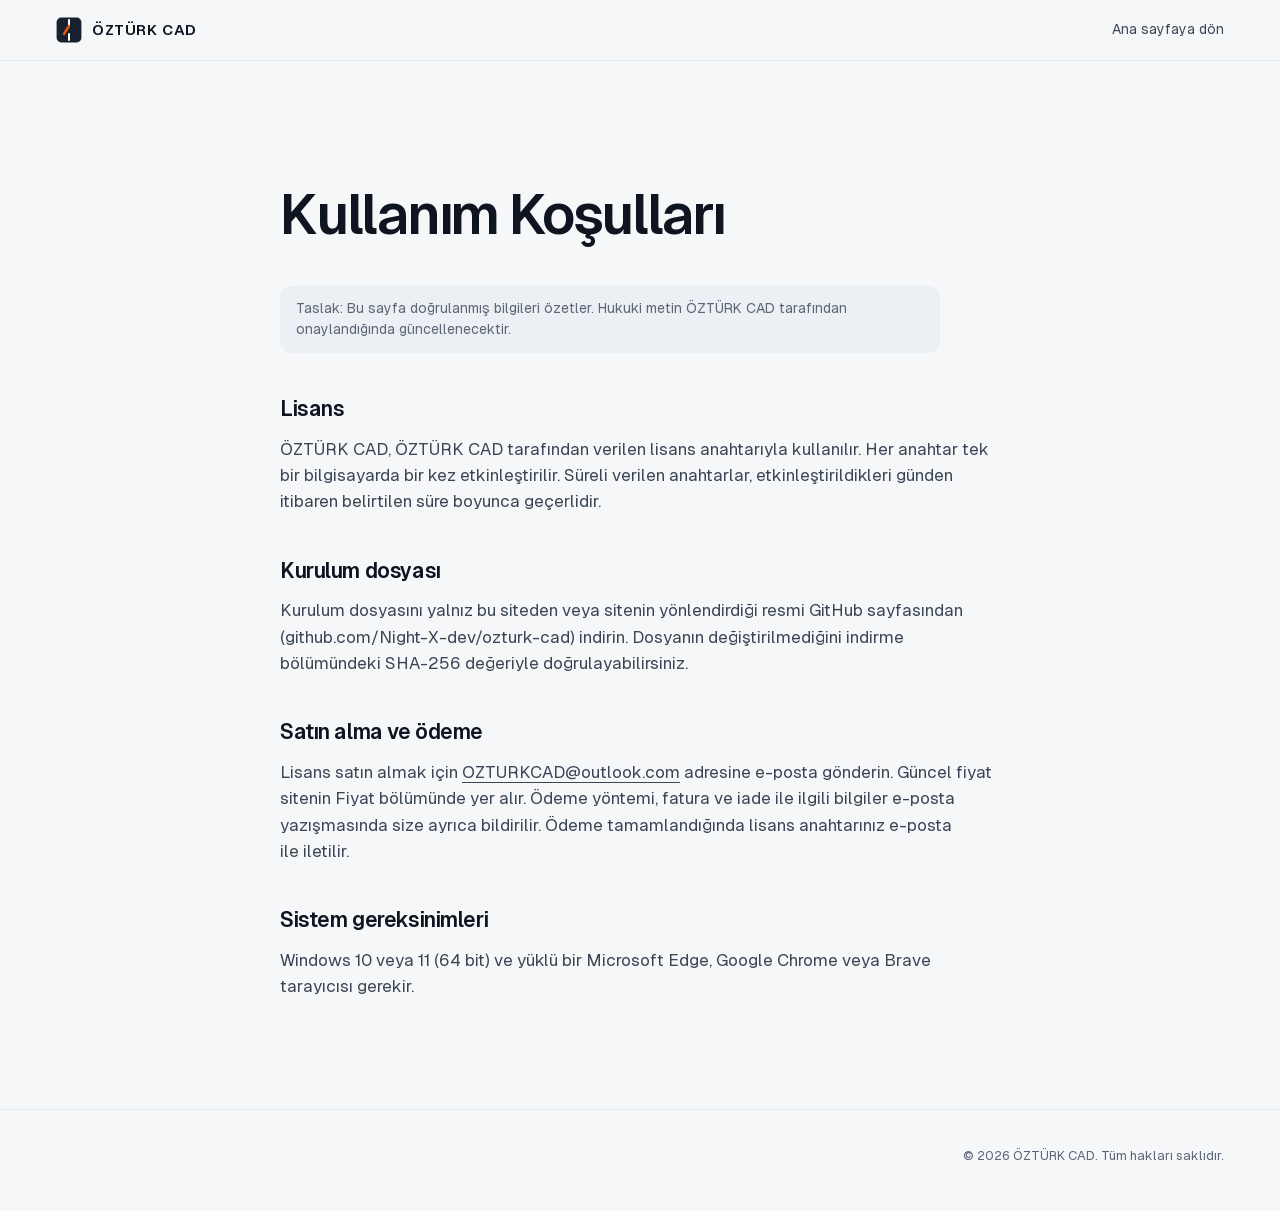
<file: kullanim-kosullari.html>
<!doctype html>
<html lang="tr">
<head>
<meta charset="utf-8">
<meta name="viewport" content="width=device-width, initial-scale=1">
<title>Kullanım Koşulları — ÖZTÜRK CAD</title>
<meta name="description" content="ÖZTÜRK CAD lisansı, kurulum dosyası ve sistem gereksinimleri.">
<meta name="color-scheme" content="light dark">
<link rel="icon" href="assets/marka/favicon.svg" type="image/svg+xml">
<link rel="icon" href="assets/marka/favicon.ico" sizes="48x48">
<link rel="stylesheet" href="css/site.css">
<script>try{var t=localStorage.getItem('ozcad-tema');if(t)document.documentElement.dataset.tema=t}catch(e){}</script>
</head>
<body class="metin-sayfa">
<header class="ust kaydi"><nav class="ust-ic" aria-label="Ana menü"><a class="marka" href="index.html"><img class="marka-amblem" src="assets/marka/favicon.svg" alt="" width="26" height="26"><span>ÖZTÜRK CAD</span></a><a class="geri" href="index.html">Ana sayfaya dön</a></nav></header>
<main class="metin" id="icerik">
<h1>Kullanım Koşulları</h1>
<p class="taslak">Taslak: Bu sayfa doğrulanmış bilgileri özetler. Hukuki metin ÖZTÜRK CAD tarafından onaylandığında güncellenecektir.</p>
<h2>Lisans</h2>
<p>ÖZTÜRK CAD, ÖZTÜRK CAD tarafından verilen lisans anahtarıyla kullanılır. Her anahtar tek bir bilgisayarda bir kez etkinleştirilir. Süreli verilen anahtarlar, etkinleştirildikleri günden itibaren belirtilen süre boyunca geçerlidir.</p>
<h2>Kurulum dosyası</h2>
<p>Kurulum dosyasını yalnız bu siteden veya sitenin yönlendirdiği resmi GitHub sayfasından (github.com/Night-X-dev/ozturk-cad) indirin. Dosyanın değiştirilmediğini indirme bölümündeki SHA-256 değeriyle doğrulayabilirsiniz.</p>
<h2>Satın alma ve ödeme</h2>
<p>Lisans satın almak için <a href="mailto:OZTURKCAD@outlook.com">OZTURKCAD@outlook.com</a> adresine e-posta gönderin. Güncel fiyat sitenin Fiyat bölümünde yer alır. Ödeme yöntemi, fatura ve iade ile ilgili bilgiler e-posta yazışmasında size ayrıca bildirilir. Ödeme tamamlandığında lisans anahtarınız e-posta ile iletilir.</p>
<h2>Sistem gereksinimleri</h2>
<p>Windows 10 veya 11 (64 bit) ve yüklü bir Microsoft Edge, Google Chrome veya Brave tarayıcısı gerekir.</p>
</main>
<footer class="alt"><div class="alt-ic"><p class="telif">© 2026 ÖZTÜRK CAD. Tüm hakları saklıdır.</p></div></footer>
</body>
</html>
</file>
<file: css/site.css>
/* ÖZTÜRK CAD — resmi site. Bağımlılıksız; renkler amblemden (#17212f, #e8590c, #fcfdfe) türetildi. */
@font-face { font-family: "Geist"; src: url("../assets/yazi/Geist-Variable.woff2") format("woff2"); font-weight: 100 900; font-style: normal; font-display: swap; }
@font-face { font-family: "Geist Mono"; src: url("../assets/yazi/GeistMono-Variable.woff2") format("woff2"); font-weight: 100 900; font-style: normal; font-display: swap; }
:root {
  --zemin: #f6f7f9;
  --zemin-2: #eceff3;
  --kagit: #ffffff;
  --murekkep: #0e1520;
  --murekkep-2: #3a4555;
  --murekkep-3: #5b6676;
  --cizgi: #d8dde4;
  --cizgi-ince: #e6e9ee;
  --sinyal: #e8590c;
  --sinyal-koyu: #c44707;
  --sinyal-acik: #ffefe6;
  --kasa: #17212f;
  --dugme: #c94a08;
  --dugme-ust: #b03f05;
  --filigran: 0.06;
  --golge: 0 1px 2px rgba(14, 21, 32, 0.06), 0 18px 48px -18px rgba(14, 21, 32, 0.28);
  --yazi: "Geist", "Segoe UI Variable Display", "Segoe UI", system-ui, -apple-system, "Helvetica Neue", Arial, sans-serif;
  --yazi-veri: "Geist Mono", "Cascadia Mono", Consolas, ui-monospace, monospace;
  --genis: min(1180px, 100% - 2 * var(--kenar));
  --kenar: clamp(20px, 5vw, 56px);
  --egri: cubic-bezier(0.16, 1, 0.3, 1);
  color-scheme: light;
}
:root[data-tema="koyu"] { --zemin: #131c28; --zemin-2: #18222f; --kagit: #1b2634; --indir-zemin: #1e2a3b; --murekkep: #eef2f7; --murekkep-2: #b9c3d0; --murekkep-3: #8d99a9; --cizgi: #263142; --cizgi-ince: #1c2533; --sinyal: #f2692a; --sinyal-koyu: #ff8a52; --sinyal-acik: #2a1a12; --filigran: 0.07; --golge: 0 1px 2px rgba(0,0,0,.4), 0 24px 60px -20px rgba(0,0,0,.7); color-scheme: dark; }
@media (prefers-color-scheme: dark) {
  :root:not([data-tema="acik"]) { --zemin: #131c28; --zemin-2: #18222f; --kagit: #1b2634; --indir-zemin: #1e2a3b; --murekkep: #eef2f7; --murekkep-2: #b9c3d0; --murekkep-3: #8d99a9; --cizgi: #263142; --cizgi-ince: #1c2533; --sinyal: #f2692a; --sinyal-koyu: #ff8a52; --sinyal-acik: #2a1a12; --filigran: 0.07; --golge: 0 1px 2px rgba(0,0,0,.4), 0 24px 60px -20px rgba(0,0,0,.7); color-scheme: dark; }
}

*, *::before, *::after { box-sizing: border-box; }
html { -webkit-text-size-adjust: 100%; scroll-behavior: smooth; scroll-padding-top: 72px; }
body { margin: 0; background: var(--zemin); color: var(--murekkep); font: 400 17px/1.55 var(--yazi); font-feature-settings: "ss01", "cv11"; text-rendering: optimizeLegibility; -webkit-font-smoothing: antialiased; }
::selection { background: var(--sinyal); color: #fff; }
html { scrollbar-color: var(--cizgi) var(--zemin); }
img, svg { display: block; max-width: 100%; }
a { color: inherit; text-decoration-thickness: 1px; text-underline-offset: 0.22em; }
:focus-visible { outline: 2px solid var(--sinyal); outline-offset: 3px; border-radius: 6px; }
h1, h2, h3 { margin: 0; font-weight: 600; letter-spacing: -0.025em; text-wrap: balance; }
p { margin: 0; text-wrap: pretty; }
.gizli { position: absolute !important; width: 1px; height: 1px; overflow: hidden; clip: rect(0 0 0 0); white-space: nowrap; }
.atla { position: absolute; left: 12px; top: -60px; z-index: 50; background: var(--murekkep); color: var(--zemin); padding: 10px 16px; border-radius: 8px; text-decoration: none; }
.atla:focus { top: 12px; }

/* Üst menü */
.ust { position: fixed; inset: 0 0 auto; z-index: 20; transition: background-color .4s var(--egri), border-color .4s var(--egri), backdrop-filter .4s var(--egri); border-bottom: 1px solid transparent; }
.ust.kaydi { background: color-mix(in srgb, var(--zemin) 74%, transparent); -webkit-backdrop-filter: saturate(1.6) blur(18px); backdrop-filter: saturate(1.6) blur(18px); border-bottom-color: var(--cizgi-ince); }
.ust-ic { width: var(--genis); margin: 0 auto; height: 60px; display: flex; align-items: center; justify-content: space-between; }
.marka { display: inline-flex; align-items: center; gap: 10px; text-decoration: none; font-weight: 600; letter-spacing: 0.04em; font-size: 15px; }
.marka-amblem { width: 26px; height: 26px; flex: none; }
.menu { list-style: none; margin: 0; padding: 0; display: flex; align-items: center; gap: clamp(14px, 2.4vw, 30px); font-size: 14px; }
.menu a { text-decoration: none; color: var(--murekkep-2); transition: color .2s; }
.menu a:hover { color: var(--murekkep); }
.menu .menu-indir { color: #fff; background: var(--dugme); padding: 7px 16px; border-radius: 999px; font-weight: 500; transition: background-color .2s; }
.menu .menu-indir:hover { color: #fff; background: var(--dugme-ust); }
.tema, .menu-ac { appearance: none; border: 0; background: none; color: var(--murekkep-2); width: 36px; height: 36px; display: grid; place-items: center; border-radius: 50%; cursor: pointer; }
.tema:hover, .menu-ac:hover { color: var(--murekkep); background: var(--zemin-2); }
.tema svg, .menu-ac svg { width: 19px; height: 19px; }
.tema-ay { display: none; }
:root[data-tema="koyu"] .tema-ay { display: block; } :root[data-tema="koyu"] .tema-gunes { display: none; }
@media (prefers-color-scheme: dark) { :root:not([data-tema="acik"]) .tema-ay { display: block; } :root:not([data-tema="acik"]) .tema-gunes { display: none; } }
.menu-ac { display: none; }
@media (max-width: 720px) {
  .menu-ac { display: grid; }
  .menu { position: absolute; top: 60px; left: 0; right: 0; flex-direction: column; align-items: stretch; gap: 0; padding: 8px var(--kenar) 20px; background: color-mix(in srgb, var(--zemin) 94%, transparent); -webkit-backdrop-filter: blur(18px); backdrop-filter: blur(18px); border-bottom: 1px solid var(--cizgi-ince); transform: translateY(-8px); opacity: 0; visibility: hidden; transition: opacity .3s var(--egri), transform .3s var(--egri), visibility .3s; }
  .menu.acik { opacity: 1; transform: none; visibility: visible; }
  .menu li a { display: block; padding: 14px 0; font-size: 17px; border-bottom: 1px solid var(--cizgi-ince); }
  .menu .menu-indir { text-align: center; margin-top: 14px; padding: 13px; border: 0; }
  .menu li:last-child { padding-top: 10px; }
  .js .menu:not(.acik) { pointer-events: none; }
}

/* Hero */
.hero { position: relative; min-height: 100svh; display: grid; place-items: center; padding: 96px var(--kenar) 72px; overflow: hidden; isolation: isolate; text-align: center; }
.hero::before { content: ""; position: absolute; inset: 0; z-index: -2; background:
  linear-gradient(var(--cizgi-ince) 1px, transparent 1px) 0 0 / 48px 48px,
  linear-gradient(90deg, var(--cizgi-ince) 1px, transparent 1px) 0 0 / 48px 48px;
  -webkit-mask: radial-gradient(ellipse 60% 55% at 50% 48%, #000 20%, transparent 75%); mask: radial-gradient(ellipse 60% 55% at 50% 48%, #000 20%, transparent 75%); opacity: .7; }
.hero-filigran { position: absolute; z-index: -1; width: min(70vmin, 760px); height: min(70vmin, 760px); left: 50%; top: 50%; translate: -50% -50%; color: var(--murekkep); opacity: var(--filigran); animation: suzul 22s ease-in-out infinite alternate; }
@keyframes suzul { to { transform: rotate(-2deg) scale(1.03); } }
.hero-ic { display: flex; flex-direction: column; align-items: center; max-width: 1120px; }
.hero-amblem { width: clamp(72px, 9vw, 104px); height: clamp(72px, 9vw, 104px); border-radius: 22%; box-shadow: var(--golge); margin-bottom: 26px; }
.hero-marka { font-size: clamp(15px, 1.4vw, 18px); font-weight: 600; letter-spacing: 0.32em; margin-bottom: 18px; color: var(--murekkep); padding-left: 0.32em; }
.hero h1 { font-size: clamp(38px, 5.9vw, 84px); line-height: 1.02; letter-spacing: -0.04em; font-weight: 650; }
.hero-alt { margin-top: 20px; font-size: clamp(18px, 2vw, 23px); line-height: 1.45; color: var(--murekkep-3); max-width: 42ch; }

.indir-dugme { margin-top: 40px; display: inline-flex; align-items: center; gap: 14px; padding: 18px 30px 18px 34px; border-radius: 999px; background: var(--dugme); color: #fff; font-size: clamp(17px, 1.6vw, 19px); font-weight: 600; letter-spacing: -0.01em; text-decoration: none; box-shadow: 0 1px 0 rgba(255,255,255,.16) inset, 0 2px 4px rgba(14,21,32,.12), 0 14px 30px -14px rgba(14,21,32,.45); transition: background-color .25s, transform .4s var(--egri), box-shadow .4s var(--egri); }
.indir-dugme svg { width: 22px; height: 22px; transition: transform .45s var(--egri); }
.indir-dugme:hover { background: var(--dugme-ust); transform: translateY(-2px); box-shadow: 0 1px 0 rgba(255,255,255,.16) inset, 0 4px 8px rgba(14,21,32,.14), 0 22px 40px -16px rgba(14,21,32,.5); }
.indir-dugme:hover svg { transform: translateY(3px); }
.indir-dugme:active { transform: translateY(0) scale(.985); }
.indir-dugme[aria-busy="true"] { opacity: .75; pointer-events: none; }
.indir-dugme[aria-disabled="true"] { background: var(--murekkep-3); box-shadow: none; cursor: not-allowed; }
.kod-satiri { margin-top: 22px; display: flex; flex-wrap: wrap; justify-content: center; gap: 6px 0; font: 500 13px/1.4 var(--yazi-veri); color: var(--murekkep-3); font-variant-numeric: tabular-nums; }
.kod-satiri span { padding: 0 14px; border-left: 1px solid var(--cizgi); }
.kod-satiri span:first-child { border-left: 0; }
.kod-satiri b { font-weight: 600; color: var(--murekkep-2); }
.indir-hata { margin-top: 18px; max-width: 46ch; font-size: 15px; color: var(--sinyal-koyu); background: var(--sinyal-acik); padding: 12px 16px; border-radius: 12px; }
.hero-asagi { position: absolute; bottom: 24px; left: 50%; translate: -50% 0; width: 40px; height: 40px; display: grid; place-items: center; color: var(--murekkep-3); border-radius: 50%; }
.hero-asagi svg { width: 20px; height: 20px; animation: in 2.4s var(--egri) infinite; }
@keyframes in { 0%, 100% { transform: translateY(-3px); opacity: .5; } 50% { transform: translateY(4px); opacity: 1; } }

/* Açılış: amblemin kesici bıçağı yerine oturur */
.hero-amblem .bicak { transform-box: view-box; transform-origin: 13px 9px; }
.js .hero-amblem .bicak { animation: bicak 1.3s var(--egri) .35s both; }
@keyframes bicak { from { transform: rotate(-38deg); } }
.js .hero-ic > * { animation: belir 1.1s var(--egri) both; }
.js .hero-ic > :nth-child(2) { animation-delay: .12s; } .js .hero-ic > :nth-child(3) { animation-delay: .2s; } .js .hero-ic > :nth-child(4) { animation-delay: .28s; } .js .hero-ic > :nth-child(5) { animation-delay: .38s; } .js .hero-ic > :nth-child(6) { animation-delay: .46s; }
.js .hero-amblem { animation: amblem 1.2s var(--egri) both; }
@keyframes belir { from { opacity: 0; transform: translateY(14px); filter: blur(6px); } }
@keyframes amblem { from { opacity: 0; transform: scale(.86); filter: blur(8px); } }

/* Özet cümlesi */
.ozet { padding: clamp(96px, 16vw, 200px) var(--kenar); }
.ozet-metin { width: min(1080px, 100%); margin: 0 auto; font-size: clamp(30px, 4.6vw, 62px); line-height: 1.12; letter-spacing: -0.035em; font-weight: 600; }
.ozet-metin > span, .ozet-metin > span .kelime { color: var(--murekkep-3); }
.ozet-metin > .kelime { color: var(--murekkep); }

/* Özellikler: katalog kalemleri */
.ozellikler { width: var(--genis); margin: 0 auto; padding-bottom: clamp(72px, 10vw, 140px); }
.bolum-baslik { font-size: clamp(30px, 4vw, 52px); line-height: 1.08; letter-spacing: -0.035em; margin-bottom: clamp(48px, 7vw, 96px); max-width: 18ch; }
.kalem { display: grid; grid-template-columns: minmax(0, 5fr) minmax(0, 7fr); gap: clamp(28px, 5vw, 80px); align-items: center; padding: clamp(40px, 6vw, 84px) 0; border-top: 1px solid var(--cizgi); }
.kalem-ters .kalem-metin { order: 2; }
.kalem h3 { font-size: clamp(26px, 3vw, 38px); line-height: 1.1; letter-spacing: -0.03em; }
.kalem-metin > p { margin-top: 16px; color: var(--murekkep-2); font-size: clamp(17px, 1.4vw, 19px); max-width: 40ch; }
.kalem-ozellik { margin: 28px 0 0; display: grid; gap: 0; border-top: 1px solid var(--cizgi-ince); }
.kalem-ozellik div { display: grid; grid-template-columns: 9.5em 1fr; gap: 16px; padding: 11px 0; border-bottom: 1px solid var(--cizgi-ince); font-size: 14px; }
.kalem-ozellik dt { color: var(--murekkep-3); font-family: var(--yazi-veri); font-size: 12px; text-transform: uppercase; letter-spacing: .06em; padding-top: 2px; }
.kalem-ozellik dd { margin: 0; color: var(--murekkep); }
.plaka { margin: 0; position: relative; }
.plaka img { width: 100%; height: auto; aspect-ratio: 16 / 10; object-fit: cover; object-position: top left; border-radius: 14px; background: var(--kasa); box-shadow: var(--golge); outline: 1px solid color-mix(in srgb, var(--murekkep) 10%, transparent); outline-offset: -1px; }
.plaka figcaption { margin-top: 12px; font: 500 12px/1.4 var(--yazi-veri); color: var(--murekkep-3); letter-spacing: .04em; }
.plaka.yok img { display: none; }
.plaka.yok::before { content: "Ekran görüntüsü hazırlanıyor"; display: grid; place-items: center; aspect-ratio: 16 / 10; border-radius: 14px; border: 1px dashed var(--cizgi); color: var(--murekkep-3); font-size: 14px; }

/* Teknik veri tablosu */
.veri { background: var(--zemin-2); padding: clamp(80px, 11vw, 150px) var(--kenar); }
.veri-ic { width: min(1180px, 100%); margin: 0 auto; display: grid; grid-template-columns: minmax(0, 4fr) minmax(0, 8fr); gap: clamp(24px, 5vw, 80px); }
.veri .bolum-baslik { margin-bottom: 0; }
.veri-tablo { margin: 0; border-top: 1px solid var(--cizgi); }
.veri-tablo div { display: grid; grid-template-columns: minmax(8em, 3fr) 7fr; gap: 20px; padding: 18px 0; border-bottom: 1px solid var(--cizgi); }
.veri-tablo dt { color: var(--murekkep-3); font-size: 15px; }
.veri-tablo dd { margin: 0; font-size: 16px; }

/* Hakkında */
.hakkinda { padding: clamp(96px, 13vw, 180px) var(--kenar); }
.hakkinda-ic { width: min(860px, 100%); margin: 0 auto; }
.hakkinda-buyuk { font-size: clamp(26px, 3.2vw, 40px); line-height: 1.2; letter-spacing: -0.03em; font-weight: 600; margin-bottom: 28px; }
.hakkinda-ic > p:not(.hakkinda-buyuk) { color: var(--murekkep-2); font-size: 18px; max-width: 62ch; }
.imza { margin-top: 28px; padding-top: 20px; border-top: 1px solid var(--cizgi); font-size: 15px !important; color: var(--murekkep-3) !important; }

/* İndir */
.indir { padding: clamp(96px, 13vw, 170px) var(--kenar) clamp(96px, 12vw, 150px); background: var(--indir-zemin, var(--kasa)); color: #eef2f7; position: relative; overflow: hidden; --cizgi: #2a3546; --murekkep-3: #95a2b3; --murekkep-2: #c3ccd8; --murekkep: #eef2f7; --sinyal-acik: #2c1a10; --sinyal-koyu: #ff8a52; }
.indir-ic { width: min(760px, 100%); margin: 0 auto; text-align: center; display: flex; flex-direction: column; align-items: center; }
.indir-amblem { width: 64px; height: 64px; border-radius: 22%; outline: 1px solid #2a3546; margin-bottom: 30px; }
.indir h2 { font-size: clamp(36px, 5.4vw, 68px); letter-spacing: -0.04em; line-height: 1.04; }
.indir-alt { margin-top: 16px; color: var(--murekkep-3); font-size: 18px; max-width: 40ch; }
.indir .indir-dugme { margin-top: 36px; }
.dosya-bilgi { margin: 40px 0 0; width: 100%; display: grid; grid-template-columns: repeat(4, minmax(0, 1fr)); border-top: 1px solid var(--cizgi); border-bottom: 1px solid var(--cizgi); text-align: left; }
.dosya-bilgi div { padding: 16px 14px; border-left: 1px solid var(--cizgi); }
.dosya-bilgi div:first-child { border-left: 0; }
.dosya-bilgi dt { font: 500 11px/1.3 var(--yazi-veri); text-transform: uppercase; letter-spacing: .08em; color: var(--murekkep-3); }
.dosya-bilgi dd { margin: 6px 0 0; font: 500 14px/1.35 var(--yazi-veri); font-variant-numeric: tabular-nums; overflow-wrap: anywhere; }
.dosya-bilgi .dosya-ozet { grid-column: 1 / -1; border-left: 0; border-top: 1px solid var(--cizgi); }
.dosya-bilgi .dosya-ozet dd { font-size: 12px; color: var(--murekkep-2); }
.adimlar { list-style: none; counter-reset: a; margin: 44px 0 0; padding: 0; display: grid; grid-template-columns: repeat(3, 1fr); gap: 28px; text-align: left; }
.adimlar li { counter-increment: a; font-size: 15px; color: var(--murekkep-2); }
.adimlar li::before { content: counter(a); display: grid; place-items: center; width: 28px; height: 28px; border-radius: 50%; border: 1px solid var(--cizgi); color: var(--sinyal); font: 600 13px/1 var(--yazi-veri); margin-bottom: 12px; }
.adimlar b { color: var(--murekkep); font-weight: 600; display: block; margin-bottom: 4px; font-size: 16px; }
.kilavuz { margin-top: 36px; font-size: 15px; }
.kilavuz a { color: var(--murekkep-2); }
.kilavuz a:hover { color: #fff; }
.surum-notu { margin-top: 40px; width: 100%; text-align: left; border-top: 1px solid var(--cizgi); padding-top: 24px; }
.surum-notu h3, .onceki-surumler summary { font: 500 11px/1.3 var(--yazi-veri); text-transform: uppercase; letter-spacing: .08em; color: var(--murekkep-3); }
.surum-notu ul, .onceki-liste ul { margin: 12px 0 0; padding-left: 20px; color: var(--murekkep-2); font-size: 15px; display: grid; gap: 6px; }
.onceki-surumler { margin-top: 28px; width: 100%; text-align: left; border-top: 1px solid var(--cizgi); padding-top: 20px; }
.onceki-surumler summary { cursor: pointer; padding: 4px 0; }
.onceki-surumler summary:hover { color: var(--murekkep); }
.onceki-aciklama { margin-top: 12px; font-size: 14px; color: var(--murekkep-3); }
.onceki-liste { list-style: none; margin: 16px 0 0; padding: 0; }
.onceki-liste > li { padding: 16px 0; border-top: 1px solid var(--cizgi); }
.onceki-bas { display: flex; flex-wrap: wrap; align-items: baseline; gap: 6px 14px; }
.onceki-bas b { color: var(--murekkep); font-weight: 600; font-size: 16px; }
.onceki-ek { font: 500 13px/1.3 var(--yazi-veri); color: var(--murekkep-3); font-variant-numeric: tabular-nums; }
.onceki-indir { margin-left: auto; padding: 6px 16px; border: 1px solid var(--cizgi); border-radius: 999px; color: var(--murekkep); font-size: 14px; font-weight: 600; text-decoration: none; }
.onceki-indir:hover { border-color: var(--murekkep-3); }
.onceki-ozet { margin-top: 10px; font: 500 11px/1.4 var(--yazi-veri); color: var(--murekkep-3); overflow-wrap: anywhere; }

/* Alt bilgi */
.alt { border-top: 1px solid var(--cizgi-ince); padding: 36px var(--kenar) 44px; }
.alt-ic { width: min(1180px, 100%); margin: 0 auto; display: flex; flex-wrap: wrap; align-items: center; gap: 18px 36px; }
.alt-baglanti { list-style: none; margin: 0; padding: 0; display: flex; flex-wrap: wrap; gap: 8px 26px; font-size: 14px; }
.alt-baglanti a { color: var(--murekkep-2); text-decoration: none; }
.alt-baglanti a:hover { color: var(--murekkep); text-decoration: underline; }
.telif { margin-left: auto; font-size: 13px; color: var(--murekkep-3); text-align: right; }
.gelistiren { display: block; margin-top: 4px; font-size: 12px; opacity: .85; }

/* Kaydırınca görünme: içerik varsayılan görünür, yalnız JS varken önce gizlenir */

@media (max-width: 900px) {
  .kalem, .veri-ic { grid-template-columns: 1fr; }
  .kalem-ters .kalem-metin { order: 0; }
  .dosya-bilgi { grid-template-columns: repeat(2, minmax(0, 1fr)); }
  .dosya-bilgi div:nth-child(3) { border-left: 0; border-top: 1px solid var(--cizgi); }
  .dosya-bilgi div:nth-child(4) { border-top: 1px solid var(--cizgi); }
  .adimlar { grid-template-columns: 1fr; gap: 22px; }
}
@media (max-width: 520px) {
  body { font-size: 16px; }
  .kod-satiri { flex-direction: column; gap: 4px; }
  .kod-satiri span { border-left: 0; }
  .indir-dugme { width: 100%; justify-content: center; }
  .veri-tablo div { grid-template-columns: 1fr; gap: 4px; }
  .kalem-ozellik div { grid-template-columns: 1fr; gap: 2px; }
  .telif { margin-left: 0; text-align: left; }
}
@media (prefers-reduced-motion: reduce) {
  html { scroll-behavior: auto; }
  *, *::before, *::after { animation: none !important; transition: none !important; }
}
@media print { .ust, .hero-asagi, .hero-filigran { display: none; } .indir { background: none; color: #000; } }

/* Metin sayfaları */
.metin-sayfa .ust { position: sticky; }
.geri { font-size: 14px; color: var(--murekkep-2); text-decoration: none; }
.geri:hover { color: var(--murekkep); text-decoration: underline; }
.metin { width: min(720px, 100% - 2 * var(--kenar)); margin: 0 auto; padding: clamp(56px, 9vw, 110px) 0; }
.metin h1 { font-size: clamp(34px, 5vw, 56px); letter-spacing: -0.04em; margin-bottom: 28px; }
.metin h2 { font-size: 21px; margin: 40px 0 10px; letter-spacing: -0.02em; }
.metin p { color: var(--murekkep-2); max-width: 66ch; }
.metin .indir-dugme { margin-top: 32px; }
.taslak { font-size: 14px; padding: 12px 16px; border-radius: 12px; background: var(--zemin-2); color: var(--murekkep-3) !important; }

/* Videolar */
.videolar { width: var(--genis); margin: 0 auto; padding: clamp(24px, 4vw, 48px) 0 clamp(80px, 11vw, 150px); }
.video-ana figure, .video-liste figure { margin: 0; }
.video-ana video { width: 100%; height: auto; aspect-ratio: 16 / 9; border-radius: 14px; background: var(--kasa); box-shadow: var(--golge); }
.video-ana figcaption { margin-top: 14px; display: flex; flex-wrap: wrap; gap: 4px 16px; align-items: baseline; }
.video-ana figcaption b { font-size: 18px; font-weight: 600; letter-spacing: -0.01em; }
.video-sure { font: 500 12px/1.4 var(--yazi-veri); color: var(--murekkep-3); letter-spacing: .04em; }
.video-aciklama { flex-basis: 100%; color: var(--murekkep-2); font-size: 15px; max-width: 62ch; }
.video-liste { list-style: none; margin: clamp(36px, 5vw, 64px) 0 0; padding: 0; display: grid; grid-template-columns: repeat(auto-fill, minmax(min(100%, 220px), 1fr)); gap: clamp(20px, 2.6vw, 32px); }
.video-liste video { width: 100%; height: auto; border-radius: 12px; background: var(--kasa); box-shadow: var(--golge); }
.video-liste .yatay video { aspect-ratio: 16 / 9; }
.video-liste .dikey video { aspect-ratio: 9 / 16; }
.video-liste .yatay { grid-column: 1 / -1; }
@media (min-width: 900px) { .video-liste .yatay { width: min(100%, 680px); } }
.video-liste figcaption { margin-top: 10px; display: grid; gap: 2px; }
.video-liste figcaption b { font-size: 15px; font-weight: 600; }

/* Belgeler */
.belgeler { padding: clamp(96px, 13vw, 170px) var(--kenar) 0; }
.belgeler-ic { width: min(1180px, 100%); margin: 0 auto; }
.belge-liste { list-style: none; margin: 0; padding: 0; display: grid; grid-template-columns: repeat(2, minmax(0, 1fr)); border-top: 1px solid var(--cizgi); }
.belge-liste li { padding: 28px 32px 32px 0; border-bottom: 1px solid var(--cizgi); }
.belge-liste li:nth-child(even) { padding: 28px 0 32px 32px; border-left: 1px solid var(--cizgi); }
.belge-liste .belge-tur { margin-top: 6px; font: 500 12px/1.4 var(--yazi-veri); letter-spacing: .02em; color: var(--murekkep-3); }
.belge-liste h3 { margin-top: 0; font-size: clamp(20px, 1.9vw, 24px); letter-spacing: -0.02em; }
.belge-liste h3 a { text-decoration: none; background: linear-gradient(var(--sinyal), var(--sinyal)) 0 100% / 0 2px no-repeat; transition: background-size .45s var(--egri); }
.belge-ok { display: inline-block; width: .8em; height: .8em; margin-left: .3em; vertical-align: -0.04em; color: var(--sinyal); transition: transform .35s var(--egri); }
.belge-liste h3 a:hover .belge-ok { transform: translateY(2px); }
.belge-liste h3 a:hover { background-size: 100% 2px; }
.belge-liste p { margin-top: 8px; color: var(--murekkep-2); font-size: 15px; max-width: 48ch; }
.belge-liste p b { font-weight: 600; color: var(--murekkep); }

/* Fiyat */
.fiyat { padding: 0 var(--kenar) clamp(96px, 13vw, 170px); }
.fiyat-ic { width: min(1180px, 100%); margin: 0 auto; display: grid; grid-template-columns: minmax(0, 4fr) minmax(0, 8fr); gap: clamp(24px, 5vw, 80px); align-items: start; }
.fiyat .bolum-baslik { margin-bottom: 0; }
.fiyat-kart { background: var(--kagit); border-radius: 18px; padding: clamp(26px, 4vw, 44px); box-shadow: var(--golge); }
.fiyat-tutar { margin-top: 12px; display: flex; align-items: baseline; flex-wrap: wrap; gap: 10px; }
.fiyat-tutar span { font-size: clamp(48px, 7vw, 84px); font-weight: 650; letter-spacing: -0.04em; line-height: 1; font-variant-numeric: tabular-nums; }
.fiyat-tutar small { font-size: 18px; color: var(--murekkep-3); }
.fiyat-not { margin-top: 14px; color: var(--murekkep-2); font-size: 16px; }
.fiyat-ozellik { margin-top: 28px; }
.fiyat-dugme { margin-top: 28px; display: inline-flex; padding: 14px 24px; border-radius: 999px; background: var(--murekkep); color: var(--zemin); text-decoration: none; font-weight: 600; font-size: 16px; transition: transform .4s var(--egri), opacity .2s; }
.fiyat-dugme:hover { transform: translateY(-2px); opacity: .9; }
.fiyat-dugme[hidden] { display: none; }
.fiyat-kanal { margin-top: 24px; font-size: 14px; color: var(--murekkep-3); }

@media (max-width: 900px) {
  .fiyat-ic { grid-template-columns: 1fr; }
  .belge-liste { grid-template-columns: 1fr; }
  .belge-liste li, .belge-liste li:nth-child(even) { padding: 24px 0 26px; border-left: 0; }
}

/* ============================================================================
   Sinema: kaydırmayla ilerleyen sahneler. Yalnız JS açık ve hareket azaltma
   tercihi yokken (.sinema) devreye girer; değerler site.js'teki motordan gelir.
   ========================================================================== */
.giris-ekran { display: none; }
.hikaye-ekran-kolon { display: none; }

/* Genel giriş: aşağıdan, buğudan netleşerek; yukarı kaydırınca geri çözülür */
.sinema [data-goster] { opacity: var(--g, 0); transform: translate3d(0, calc((1 - var(--g, 0)) * 34px), 0); filter: blur(calc((1 - var(--g, 0)) * 6px)); will-change: opacity, transform; }

/* 1 · Giriş sahnesi: başlık geri çekilir, program ekranı öne gelir */
.sinema .sahne-giris { height: 250svh; position: relative; }
.sinema .sahne-giris .hero { position: sticky; top: 0; height: 100svh; min-height: 0; }
.sinema .hero::before { transform: translate3d(0, calc(var(--p, 0) * -8vh), 0) scale(calc(1 + var(--p, 0) * 0.15)); }
.sinema .hero-filigran { transform: rotate(calc(var(--p, 0) * -9deg)) scale(calc(1 + var(--p, 0) * 0.2)); opacity: calc(var(--filigran) * (1 - var(--b, 0))); animation: none; }
.sinema .hero-ic { opacity: calc(1 - var(--a, 0)); transform: translate3d(0, calc(var(--a, 0) * -9vh), 0) scale(calc(1 - var(--a, 0) * 0.07)); filter: blur(calc(var(--a, 0) * 10px)); will-change: opacity, transform, filter; }
.sinema .hero-ic:focus-within { opacity: 1; filter: none; transform: none; }
.sinema .gecti .hero-ic:not(:focus-within) { pointer-events: none; }
.sinema .hero-asagi { opacity: calc(1 - var(--a, 0) * 3); }
.sinema .giris-ekran { display: block; position: absolute; left: 50%; top: 50%; width: min(1120px, 90vw); margin: 0; z-index: 2; pointer-events: none;
  translate: -50% -50%;
  transform: perspective(1800px) translate3d(0, calc((1 - var(--b, 0)) * 72vh), 0) rotateX(calc((1 - var(--b, 0)) * 16deg)) scale(calc(0.66 + var(--b, 0) * 0.34));
  opacity: calc(var(--b, 0) * 2.2); will-change: transform, opacity; }
.sinema .giris-ekran img { width: 100%; height: auto; aspect-ratio: 16 / 10; object-fit: cover; object-position: top left; border-radius: calc(22px - var(--b, 0) * 8px); background: var(--kasa);
  box-shadow: 0 2px 4px rgba(14,21,32,.08), 0 calc(20px + var(--b, 0) * 30px) calc(60px + var(--b, 0) * 60px) -30px rgba(14,21,32,.55); outline: 1px solid color-mix(in srgb, var(--murekkep) 12%, transparent); outline-offset: -1px; }
.sinema .giris-ekran figcaption { margin-top: 16px; text-align: center; font: 500 13px/1.4 var(--yazi-veri); letter-spacing: .03em; color: var(--murekkep-3); opacity: var(--c, 0); transform: translate3d(0, calc((1 - var(--c, 0)) * 10px), 0); }

/* 2 · Özet: ekran sabit, cümle kelime kelime yazılır */
.sinema .sahne-ozet { height: 230svh; position: relative; }
.sinema .sahne-ozet .ozet { position: sticky; top: 0; height: 100svh; display: grid; place-items: center; padding-top: 0; padding-bottom: 0; }
.sinema .kelime { opacity: clamp(0.13, calc((var(--p, 0) * (var(--n) + 3) - var(--k)) * 0.9), 1); transition: opacity .12s linear; }
.sinema .ozet-metin { transform: translate3d(0, calc((0.5 - var(--p, 0)) * 4vh), 0); }

/* 3 · Özellikler: sağda sabit ekran, solda akan başlıklar */
@media (min-width: 900px) {
  .sinema .hikaye-sahne { display: grid; grid-template-columns: minmax(0, 4fr) minmax(0, 7fr); gap: clamp(32px, 5vw, 88px); }
  .sinema .hikaye .kalem { display: flex; min-height: 92svh; padding: 0; border-top: 0; align-items: center; }
  .sinema .hikaye .kalem-metin { order: 0; opacity: calc(0.18 + var(--g, 0) * 0.82); transform: translate3d(calc((1 - var(--g, 0)) * -14px), 0, 0); filter: blur(calc((1 - var(--g, 0)) * 2px)); }
  .sinema .hikaye .plaka { position: absolute; width: 1px; height: 1px; overflow: hidden; clip: rect(0 0 0 0); white-space: nowrap; }
  .sinema .hikaye-ekran-kolon { display: block; position: relative; }
  .sinema .hikaye-ekran { position: sticky; top: 0; height: 100svh; display: flex; flex-direction: column; justify-content: center; }
  .sinema .hikaye-katmanlar { position: relative; aspect-ratio: 16 / 10; perspective: 1600px; }
  .sinema .hikaye-katman { position: absolute; inset: 0; opacity: var(--o, 0); transform: translate3d(0, calc(var(--d, 0) * -7%), 0) rotateX(calc(var(--d, 0) * 7deg)) scale(calc(1 - var(--d, 0) * var(--d, 0) * 0.05)); filter: blur(calc((1 - var(--o, 0)) * 8px)); will-change: opacity, transform; }
  .sinema .hikaye-katman img { width: 100%; height: 100%; object-fit: cover; object-position: top left; border-radius: 14px; background: var(--kasa); box-shadow: var(--golge); outline: 1px solid color-mix(in srgb, var(--murekkep) 10%, transparent); outline-offset: -1px; }
  .sinema .hikaye-katman.yok img { visibility: hidden; }
  .sinema .hikaye-alt { margin-top: 18px; font: 500 12px/1.4 var(--yazi-veri); letter-spacing: .04em; color: var(--murekkep-3); min-height: 1.4em; }
  .sinema .hikaye .bolum-baslik { margin-bottom: 0; }
}
@media (max-width: 899.98px) {
  .sinema .hikaye .plaka { opacity: var(--g, 0); transform: translate3d(0, calc((1 - var(--g, 0)) * 40px), 0) scale(calc(0.94 + var(--g, 0) * 0.06)); }
  .sinema .hikaye .kalem { gap: 28px; }
  .sinema .hikaye .kalem-metin { opacity: var(--g, 0); transform: translate3d(0, calc((1 - var(--g, 0)) * 30px), 0); filter: blur(calc((1 - var(--g, 0)) * 5px)); }
}

/* 4 · Video büyüyerek yerine oturur; fiyat kartı eğimden düzleşir; indir amblemi döner ve oturur */
.sinema [data-video-ana][data-buyu] { transform: scale(calc(0.86 + var(--v, 0) * 0.14)); opacity: calc(0.3 + var(--v, 0) * 0.7); transform-origin: 50% 0; will-change: transform; }
.sinema .fiyat-ic { perspective: 1400px; }
.sinema [data-egim] { transform: translate3d(0, calc((1 - var(--v, 0)) * 60px), 0) rotateX(calc((1 - var(--v, 0)) * 14deg)); opacity: calc(0.15 + var(--v, 0) * 0.85); transform-origin: 50% 100%; will-change: transform; }
.sinema .indir-amblem[data-buyu] { transform: rotate(calc((1 - var(--v, 0)) * -28deg)) scale(calc(0.55 + var(--v, 0) * 0.45)); }
.sinema .indir-ic { position: relative; z-index: 1; }
.sinema .indir::before { content: ""; position: absolute; inset: -20% 0; pointer-events: none;
  background: radial-gradient(ellipse 50% 40% at 50% 30%, rgba(232, 89, 12, .16), transparent 70%); }

@media (max-width: 899.98px) {
  .sinema .sahne-giris { height: 170svh; }
  .sinema .sahne-ozet { height: 150svh; }
}

/* Dokunma alanları: bağlantılar parmakla rahat basılacak yükseklikte (en az 44px) */
@media (min-width: 721px) { .menu a:not(.menu-indir) { display: inline-block; padding: 12px 2px; } }
.belge-liste h3 a { display: inline-block; padding: 10px 0; margin: -10px 0; }
.alt-baglanti a, .kilavuz a, .geri { display: inline-block; padding: 12px 0; }
.marka { min-height: 44px; }
.hero-asagi { width: 44px; height: 44px; }
</file>
